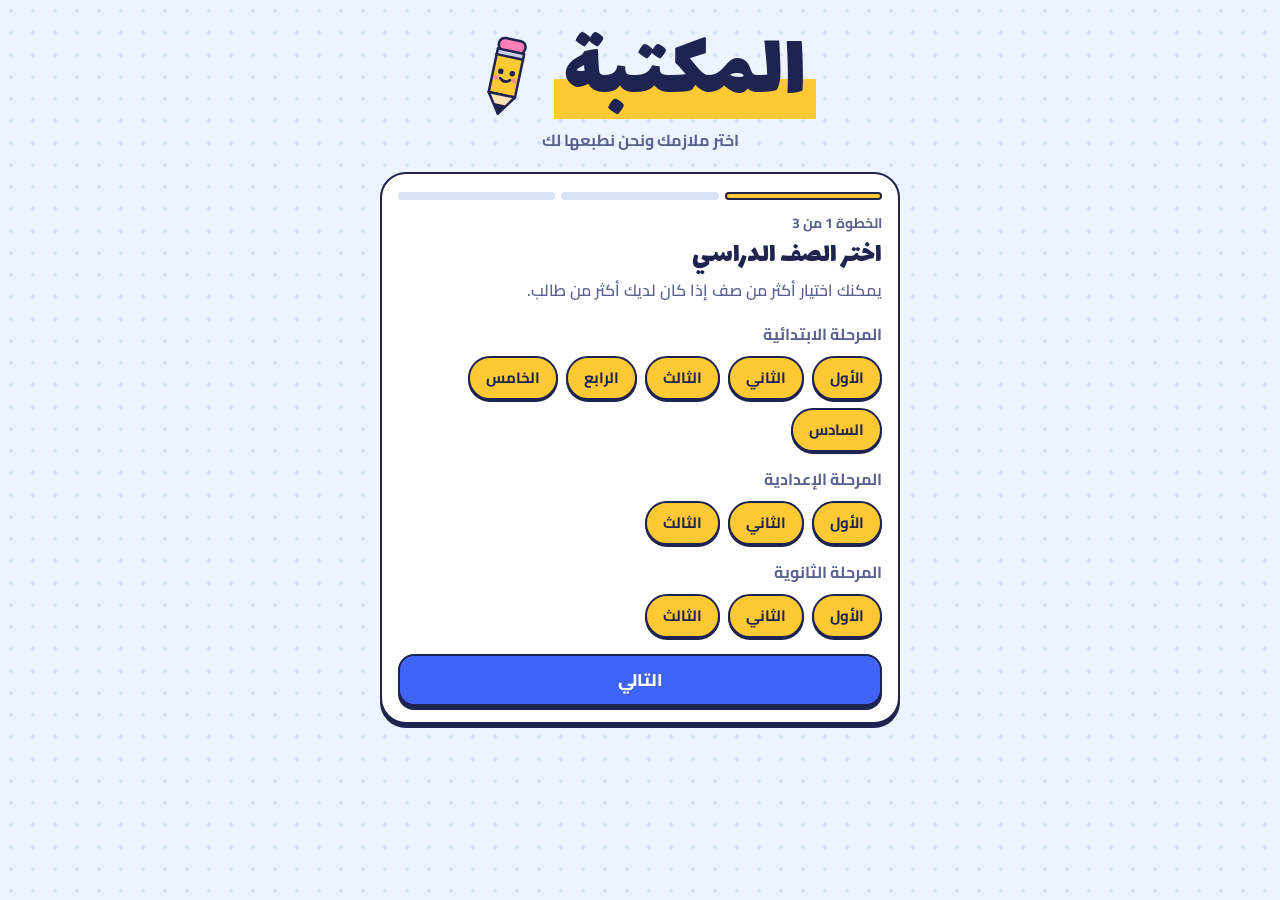
<file: index.html>
<!doctype html>
<html lang="ar" dir="rtl" data-theme="light">
<head>
  <meta charset="utf-8">
  <meta name="viewport" content="width=device-width, initial-scale=1, viewport-fit=cover">
  <title>المكتبة</title>
  <meta name="description" content="اختر الملازم التي تحتاجها، وجرّب اختبارات تفاعلية مجانية، وأرسل طلبك إلى المكتبة عبر واتساب.">
  <meta name="theme-color" content="#FFFFFF">
  <meta name="color-scheme" content="light dark">

  <!-- يحدد الثيم قبل رسم الصفحة حتى لا يحدث وميض -->
  <script>
    (function () {
      try {
        var pref = JSON.parse(localStorage.getItem('almaktaba.theme.v1') || '"auto"');
        var dark = pref === 'dark' || (pref === 'auto' && matchMedia('(prefers-color-scheme: dark)').matches);
        document.documentElement.setAttribute('data-theme', dark ? 'dark' : 'light');
      } catch (e) {}
    })();
  </script>

  <link rel="manifest" href="manifest.json">
  <link rel="icon" href="icons/icon.svg" type="image/svg+xml">
  <link rel="apple-touch-icon" href="icons/apple-touch-icon.png">
  <meta name="apple-mobile-web-app-capable" content="yes">
  <meta name="mobile-web-app-capable" content="yes">
  <meta name="apple-mobile-web-app-title" content="المكتبة">
  <meta name="apple-mobile-web-app-status-bar-style" content="default">

  <link rel="preconnect" href="https://fonts.googleapis.com">
  <link rel="preconnect" href="https://fonts.gstatic.com" crossorigin>
  <link href="https://fonts.googleapis.com/css2?family=Cairo:wght@400;600;700;800&family=Lalezar&display=swap" rel="stylesheet">

  <link rel="stylesheet" href="css/style.css?v=2">
</head>
<body>
  <div id="app" class="app" hidden>
    <header class="top">
      <div class="top-inner">
        <a class="brand" href="#notebooks" aria-label="المكتبة - الصفحة الرئيسية"><span class="logo">المكتبة</span></a>

        <nav class="tabs" aria-label="التنقل الرئيسي">
          <a href="#notebooks" data-tab="notebooks">
            <svg viewBox="0 0 24 24" aria-hidden="true"><path d="M6 3h11a2 2 0 0 1 2 2v14a2 2 0 0 1-2 2H6zM6 3v18M10 8h5M10 12h5"/></svg>
            <span>الملازم</span>
          </a>
          <a href="#quizzes" data-tab="quizzes">
            <svg viewBox="0 0 24 24" aria-hidden="true"><path d="M9 3h6v3H9zM7 5H6a2 2 0 0 0-2 2v12a2 2 0 0 0 2 2h12a2 2 0 0 0 2-2V7a2 2 0 0 0-2-2h-1M8.5 13l2.2 2.2L15.5 10.5"/></svg>
            <span>الاختبارات</span>
          </a>
          <a href="#me" data-tab="me">
            <svg viewBox="0 0 24 24" aria-hidden="true"><circle cx="12" cy="8" r="4"/><path d="M4 21c0-4 3.6-6 8-6s8 2 8 6"/></svg>
            <span>حسابي</span>
          </a>
        </nav>

        <div class="top-actions">
          <button type="button" class="icon-btn" id="theme-btn" aria-label="تبديل المظهر"></button>
          <a class="who" id="who" href="#me"></a>
        </div>
      </div>
    </header>

    <div class="shell">
      <main id="view" tabindex="-1"></main>
    </div>

    <div id="cartbar" class="cartbar" hidden></div>
  </div>

  <div id="overlay"></div>
  <div id="toast" class="toast" role="status" aria-live="polite"></div>

  <noscript><p class="noscript">يحتاج الموقع إلى تفعيل JavaScript حتى يعمل.</p></noscript>

  <!-- أدوات الاختبار المشتركة: تُعرِّف window.QuizTools دون تشغيل تلقائي داخل التطبيق -->
  <script src="quizzes/quiz-tools.js?v=2" defer></script>
  <script src="js/app.js?v=2" defer></script>
</body>
</html>
</file>
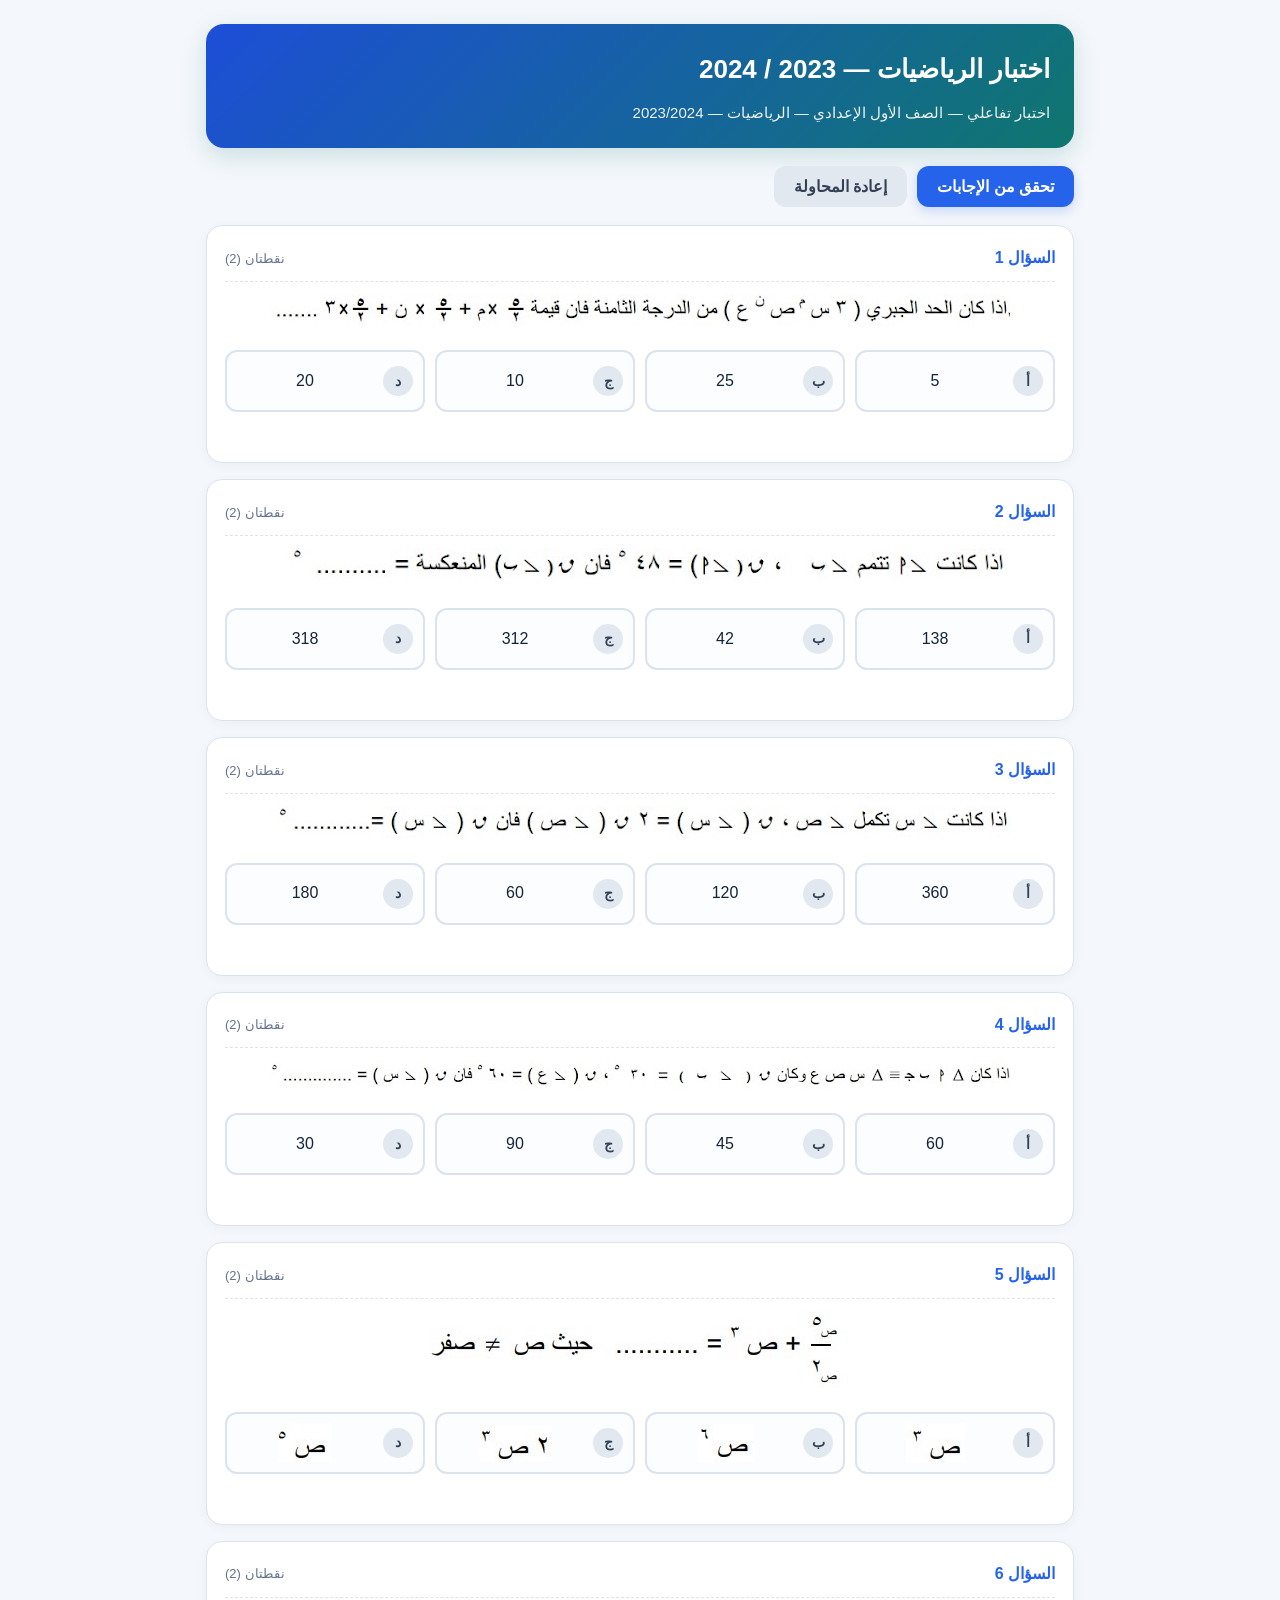
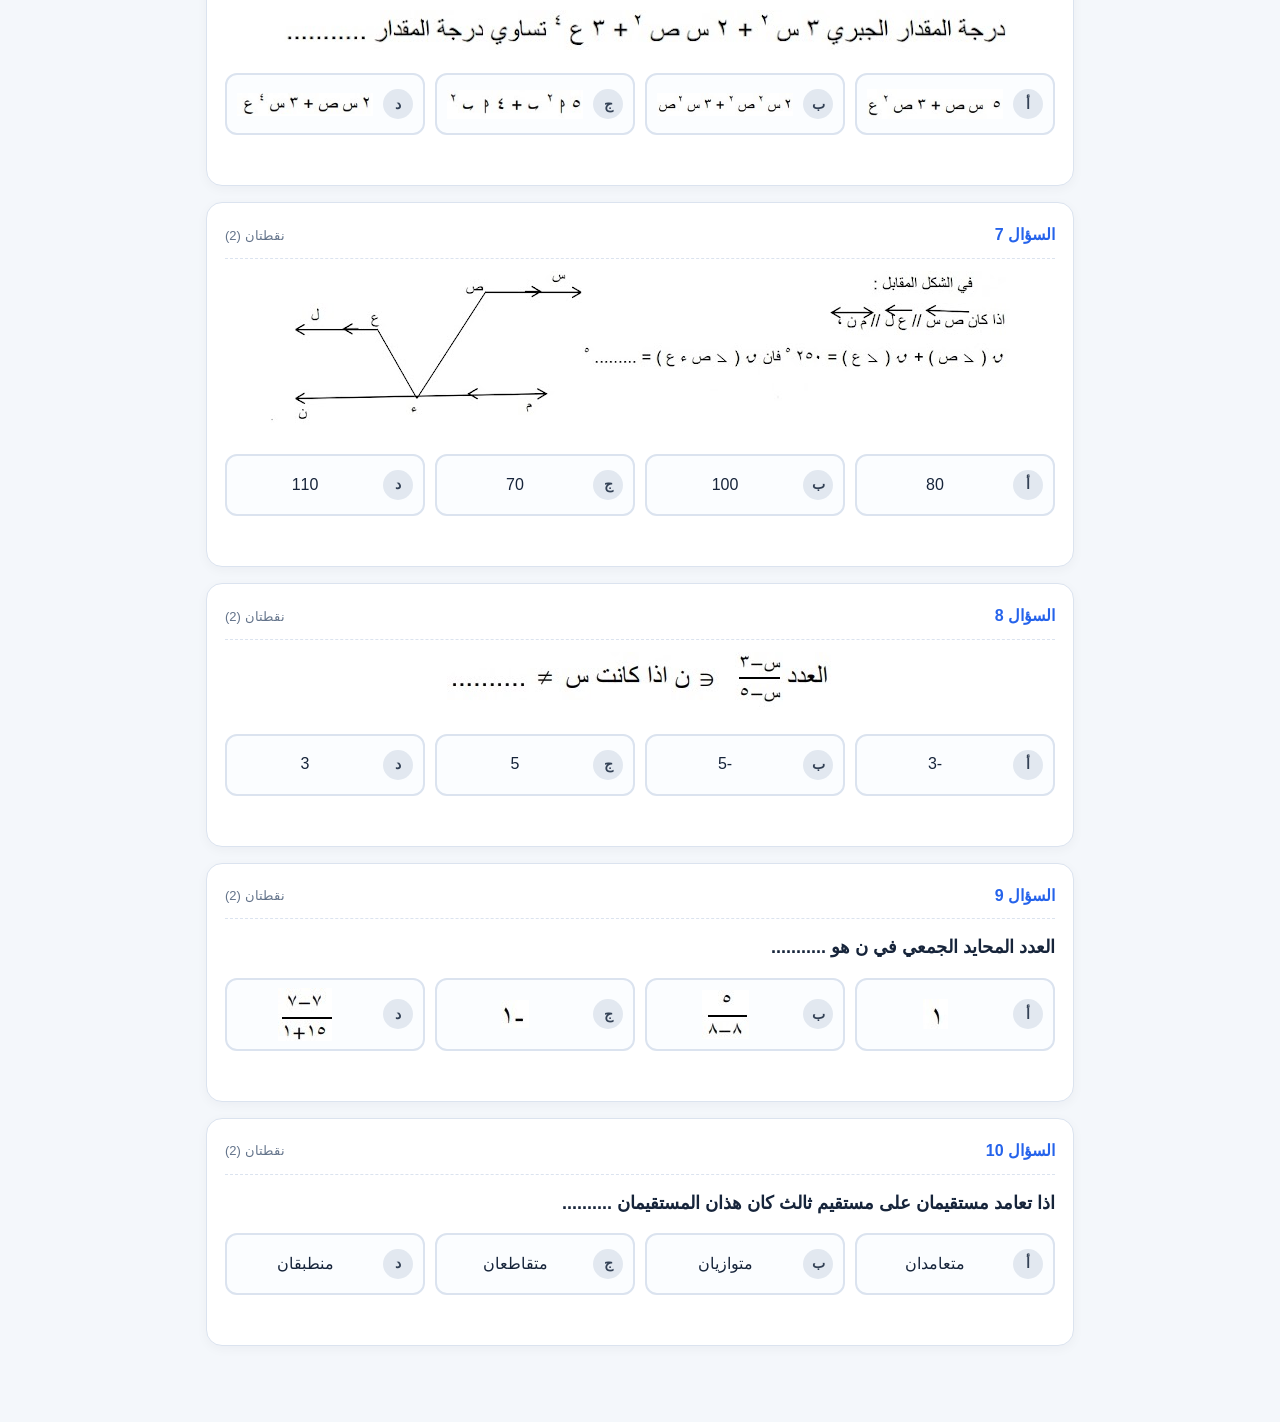
<file: quiz_2023_2024.html>
<!DOCTYPE html>
<html lang="ar" dir="rtl">
<head>
<meta charset="utf-8">
<meta name="viewport" content="width=device-width, initial-scale=1">
<title>اختبار الرياضيات — 2023 / 2024</title>
<style>
  :root{ --ink:#16243a; --muted:#64748b; --line:#dbe3ef; --brand:#2563eb; --ok:#15803d; --bad:#b91c1c; --warn:#b45309; }
  *{ box-sizing:border-box; }
  body{ margin:0; background:#f4f7fb; color:var(--ink); font-family:"Segoe UI","Tahoma","Arial",sans-serif; line-height:1.8; }
  .wrap{ max-width:900px; margin:auto; padding:24px 16px 60px; }
  header{ background:linear-gradient(135deg,#1d4ed8,#0f766e); color:#fff; border-radius:18px; padding:22px 24px; box-shadow:0 8px 24px rgba(15,118,110,.18); }
  header h1{ margin:0 0 6px; font-size:26px; }
  header p{ margin:0; opacity:.92; font-size:15px; }
  .bar{ display:flex; gap:10px; flex-wrap:wrap; align-items:center; margin:18px 0; }
  button.act{ border:0; border-radius:12px; padding:11px 20px; font-size:16px; font-weight:700; cursor:pointer; color:#fff; background:var(--brand); box-shadow:0 4px 12px rgba(37,99,235,.22); }
  button.act.ghost{ background:#e2e8f0; color:#334155; box-shadow:none; }
  button.act:hover{ filter:brightness(.96); }
  #result{ margin:0 0 18px; padding:0; }
  #result:not(:empty){ background:#fff; border:1px solid var(--line); border-radius:14px; padding:14px 18px; box-shadow:0 3px 10px rgba(15,23,42,.04); }
  #result strong{ font-size:19px; color:var(--brand); }
  .note{ color:var(--muted); margin:8px 0 0; font-size:14px; }
  .mylist{ display:grid; grid-template-columns:repeat(auto-fill,minmax(150px,1fr)); gap:6px; margin-top:10px; font-size:14px; }
  .qcard{ background:#fff; border:1px solid var(--line); border-radius:16px; padding:18px; margin-bottom:16px; box-shadow:0 3px 12px rgba(15,23,42,.04); }
  .qhead{ display:flex; justify-content:space-between; align-items:center; border-bottom:1px dashed var(--line); padding-bottom:8px; margin-bottom:12px; }
  .qnum{ font-weight:800; color:var(--brand); }
  .qpoints{ color:var(--muted); font-size:13px; }
  .qbody{ text-align:center; margin:6px 0 14px; }
  .qimg{ max-width:100%; height:auto; border-radius:10px; }
  .qtext{ white-space:pre-wrap; text-align:right; font-size:18px; font-weight:600; }
  .opts{ display:grid; grid-template-columns:repeat(auto-fit,minmax(180px,1fr)); gap:10px; }
  .opt{ display:flex; align-items:center; gap:10px; min-height:62px; padding:8px 10px; border:2px solid var(--line); border-radius:12px; background:#fbfdff; cursor:pointer; text-align:right; transition:.15s; font:inherit; color:inherit; }
  .opt:hover{ border-color:#93c5fd; background:#f1f7ff; }
  .opt.sel{ border-color:var(--brand); background:#eaf1ff; }
  .opt.right{ border-color:var(--ok); background:#ecfdf3; }
  .opt.wrong{ border-color:var(--bad); background:#fef2f2; }
  .badge{ flex:0 0 30px; height:30px; border-radius:50%; background:#e2e8f0; color:#334155; display:grid; place-items:center; font-weight:800; font-size:14px; }
  .opt.sel .badge{ background:var(--brand); color:#fff; }
  .opt.right .badge{ background:var(--ok); color:#fff; }
  .opt.wrong .badge{ background:var(--bad); color:#fff; }
  .ocontent{ display:flex; align-items:center; justify-content:center; flex:1; min-width:0; }
  .oimg{ max-width:100%; max-height:64px; height:auto; }
  .otext{ font-size:16px; }
  .feedback{ min-height:22px; margin-top:10px; font-size:14px; font-weight:700; }
  .feedback.ok{ color:var(--ok); }
  .feedback.bad{ color:var(--bad); }
  .feedback.warn{ color:var(--warn); }
  @media (max-width:600px){ header h1{font-size:21px} .opts{grid-template-columns:1fr} }
</style>
</head>
<body>
<div class="wrap">
  <header>
    <h1>اختبار الرياضيات — 2023 / 2024</h1>
    <p>اختبار تفاعلي — الصف الأول الإعدادي — الرياضيات — 2023/2024</p>
  </header>
  <div class="bar">
    <button type="button" class="act" onclick="check()">تحقق من الإجابات</button>
    <button type="button" class="act ghost" onclick="reset()">إعادة المحاولة</button>
  </div>
  <div id="result"></div>
  <main id="questions"></main>
</div>
<script>
var data = {"year":"2023/2024","withAnswers":true,"questions":[{"q":1,"qhtml":"<img class=\"qimg\" src=\"[data-uri]\" alt=\"صورة السؤال 1\">","options":[{"label":"أ","html":"<span class=\"otext\">5</span>"},{"label":"ب","html":"<span class=\"otext\">25</span>"},{"label":"ج","html":"<span class=\"otext\">10</span>"},{"label":"د","html":"<span class=\"otext\">20</span>"}],"answerIndex":1},{"q":2,"qhtml":"<img class=\"qimg\" src=\"[data-uri]\" alt=\"صورة السؤال 2\">","options":[{"label":"أ","html":"<span class=\"otext\">138</span>"},{"label":"ب","html":"<span class=\"otext\">42</span>"},{"label":"ج","html":"<span class=\"otext\">312</span>"},{"label":"د","html":"<span class=\"otext\">318</span>"}],"answerIndex":3},{"q":3,"qhtml":"<img class=\"qimg\" src=\"[data-uri]\" alt=\"صورة السؤال 3\">","options":[{"label":"أ","html":"<span class=\"otext\">360</span>"},{"label":"ب","html":"<span class=\"otext\">120</span>"},{"label":"ج","html":"<span class=\"otext\">60</span>"},{"label":"د","html":"<span class=\"otext\">180</span>"}],"answerIndex":1},{"q":4,"qhtml":"<img class=\"qimg\" src=\"[data-uri]\" alt=\"صورة السؤال 4\">","options":[{"label":"أ","html":"<span class=\"otext\">60</span>"},{"label":"ب","html":"<span class=\"otext\">45</span>"},{"label":"ج","html":"<span class=\"otext\">90</span>"},{"label":"د","html":"<span class=\"otext\">30</span>"}],"answerIndex":2},{"q":5,"qhtml":"<img class=\"qimg\" src=\"[data-uri]\" alt=\"صورة السؤال 5\">","options":[{"label":"أ","html":"<img class=\"oimg\" src=\"[data-uri]\" alt=\"الخيار أ\">"},{"label":"ب","html":"<img class=\"oimg\" src=\"[data-uri]\" alt=\"الخيار ب\">"},{"label":"ج","html":"<img class=\"oimg\" src=\"[data-uri]\" alt=\"الخيار ج\">"},{"label":"د","html":"<img class=\"oimg\" src=\"[data-uri]\" alt=\"الخيار د\">"}],"answerIndex":2},{"q":6,"qhtml":"<img class=\"qimg\" src=\"[data-uri]\" alt=\"صورة السؤال 6\">","options":[{"label":"أ","html":"<img class=\"oimg\" src=\"[data-uri]\" alt=\"الخيار أ\">"},{"label":"ب","html":"<img class=\"oimg\" src=\"[data-uri]\" alt=\"الخيار ب\">"},{"label":"ج","html":"<img class=\"oimg\" src=\"[data-uri]\" alt=\"الخيار ج\">"},{"label":"د","html":"<img class=\"oimg\" src=\"[data-uri]\" alt=\"الخيار د\">"}],"answerIndex":1},{"q":7,"qhtml":"<img class=\"qimg\" src=\"[data-uri]\" alt=\"صورة السؤال 7\">","options":[{"label":"أ","html":"<span class=\"otext\">80</span>"},{"label":"ب","html":"<span class=\"otext\">100</span>"},{"label":"ج","html":"<span class=\"otext\">70</span>"},{"label":"د","html":"<span class=\"otext\">110</span>"}],"answerIndex":2},{"q":8,"qhtml":"<img class=\"qimg\" src=\"[data-uri]\" alt=\"صورة السؤال 8\">","options":[{"label":"أ","html":"<span class=\"otext\">-3</span>"},{"label":"ب","html":"<span class=\"otext\">-5</span>"},{"label":"ج","html":"<span class=\"otext\">5</span>"},{"label":"د","html":"<span class=\"otext\">3</span>"}],"answerIndex":2},{"q":9,"qhtml":"<div class=\"qtext\">العدد المحايد الجمعي في ن هو ...........</div>","options":[{"label":"أ","html":"<img class=\"oimg\" src=\"[data-uri]\" alt=\"الخيار أ\">"},{"label":"ب","html":"<img class=\"oimg\" src=\"[data-uri]\" alt=\"الخيار ب\">"},{"label":"ج","html":"<img class=\"oimg\" src=\"[data-uri]\" alt=\"الخيار ج\">"},{"label":"د","html":"<img class=\"oimg\" src=\"[data-uri]\" alt=\"الخيار د\">"}],"answerIndex":3},{"q":10,"qhtml":"<div class=\"qtext\">اذا تعامد مستقيمان على مستقيم ثالث كان هذان المستقيمان ..........</div>","options":[{"label":"أ","html":"<span class=\"otext\">متعامدان</span>"},{"label":"ب","html":"<span class=\"otext\">متوازيان</span>"},{"label":"ج","html":"<span class=\"otext\">متقاطعان</span>"},{"label":"د","html":"<span class=\"otext\">منطبقان</span>"}],"answerIndex":1}]};
var withAnswers = true;
var selected = {};

function el(id){ return document.getElementById(id); }

function render(){
  var host = el('questions');
  var out = '';
  for(var i=0;i<data.questions.length;i++){
    var q = data.questions[i];
    out += '<section class="qcard" id="q'+i+'">';
    out += '<div class="qhead"><span class="qnum">السؤال '+q.q+'</span><span class="qpoints">نقطتان (2)</span></div>';
    out += '<div class="qbody">'+q.qhtml+'</div>';
    out += '<div class="opts">';
    for(var j=0;j<q.options.length;j++){
      var o = q.options[j];
      out += '<button type="button" class="opt" id="o'+i+'_'+j+'" onclick="choose('+i+','+j+')">';
      out += '<span class="badge">'+o.label+'</span>';
      out += '<span class="ocontent">'+o.html+'</span>';
      out += '</button>';
    }
    out += '</div><div class="feedback" id="fb'+i+'"></div></section>';
  }
  host.innerHTML = out;
}

function choose(i,j){
  selected[i] = j;
  var n = data.questions[i].options.length;
  for(var k=0;k<n;k++){ el('o'+i+'_'+k).classList.toggle('sel', k===j); }
}

function check(){
  if(!withAnswers){ showChoices(); return; }
  var score = 0, answered = 0;
  for(var i=0;i<data.questions.length;i++){
    var q = data.questions[i];
    var fb = el('fb'+i);
    var chosen = selected[i];
    for(var k=0;k<q.options.length;k++){ el('o'+i+'_'+k).classList.remove('right','wrong'); }
    if(chosen === undefined){
      fb.className = 'feedback warn';
      fb.textContent = 'لم تختر إجابة.';
      continue;
    }
    answered++;
    var right = q.answerIndex;
    el('o'+i+'_'+chosen).classList.add(chosen === right ? 'right' : 'wrong');
    if(chosen === right){
      score++;
      fb.className = 'feedback ok';
      fb.textContent = '✔ إجابة صحيحة';
    } else {
      if(right !== null && right >= 0) el('o'+i+'_'+right).classList.add('right');
      fb.className = 'feedback bad';
      fb.textContent = '✘ الإجابة الصحيحة: ' + (right !== null && right >= 0 ? q.options[right].label : 'غير متوفرة');
    }
  }
  el('result').innerHTML = '<strong>النتيجة: '+score+' من '+data.questions.length+'</strong><span class="note"> — عدد الإجابات: '+answered+'</span>';
}

function showChoices(){
  var out = '<strong>تم تسجيل اختياراتك.</strong><div class="mylist">';
  for(var i=0;i<data.questions.length;i++){
    var c = selected[i];
    out += '<div>س '+data.questions[i].q+': '+(c===undefined ? 'لم تختر' : data.questions[i].options[c].label)+'</div>';
  }
  out += '</div><p class="note">لم يتوفر مفتاح الإجابة لهذا النموذج، لذلك لا توجد درجة أو تصحيح آلي.</p>';
  el('result').innerHTML = out;
}

function reset(){
  selected = {};
  for(var i=0;i<data.questions.length;i++){
    for(var j=0;j<data.questions[i].options.length;j++){ el('o'+i+'_'+j).className = 'opt'; }
    el('fb'+i).className = 'feedback';
    el('fb'+i).textContent = '';
  }
  el('result').innerHTML = '';
}

render();
</script>
</body>
</html>
</file>
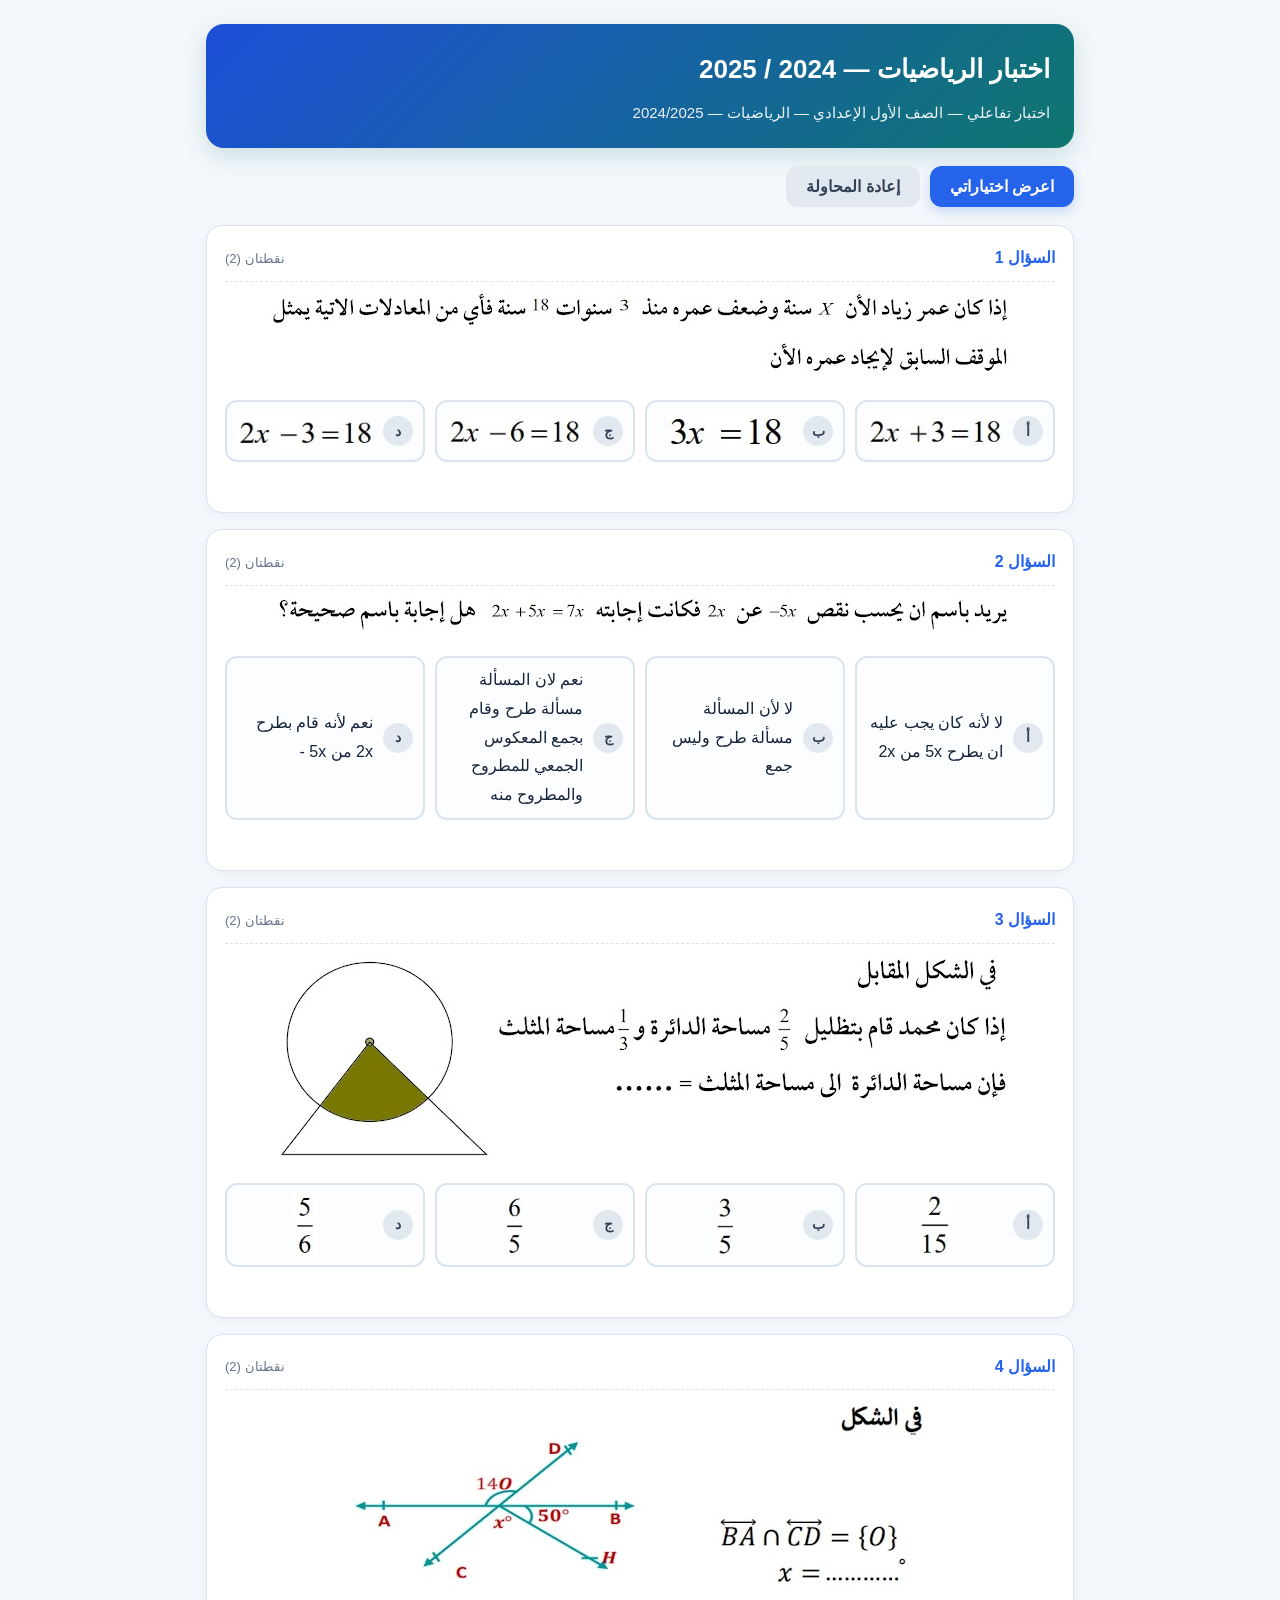
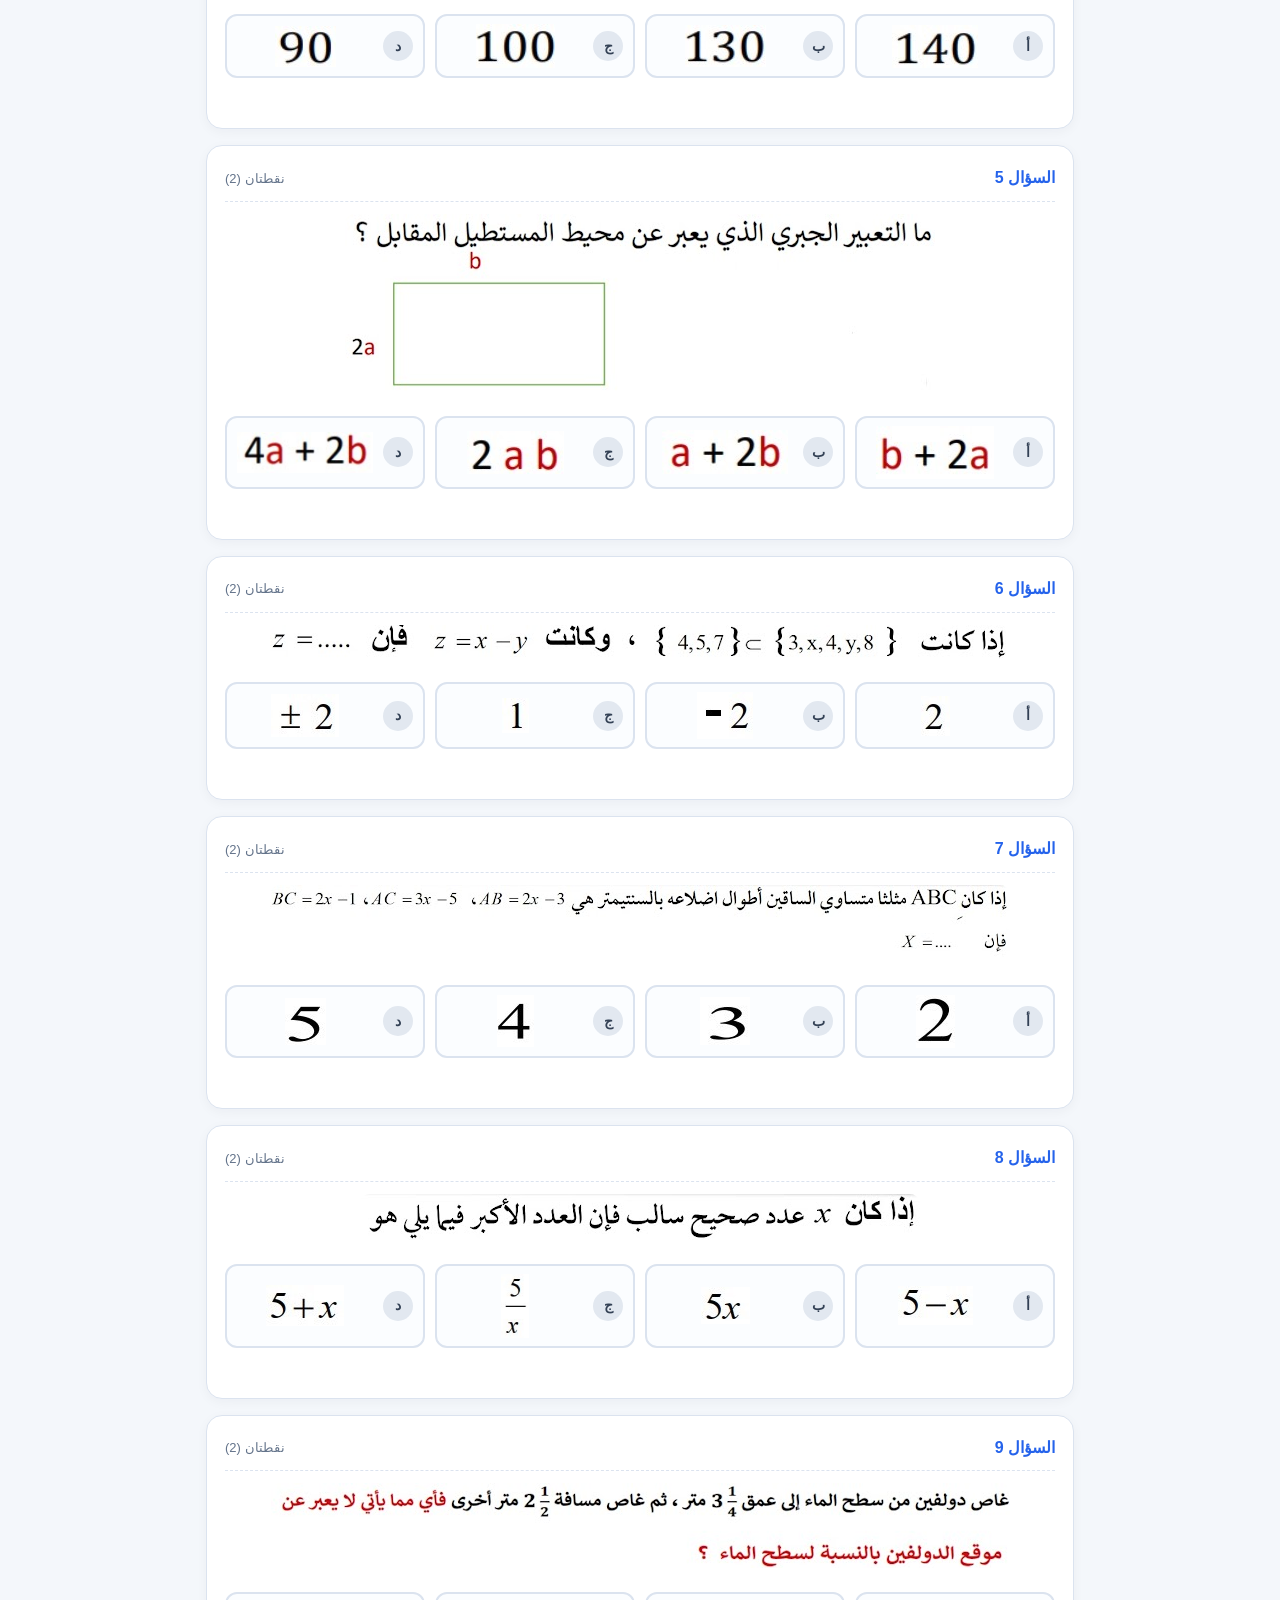
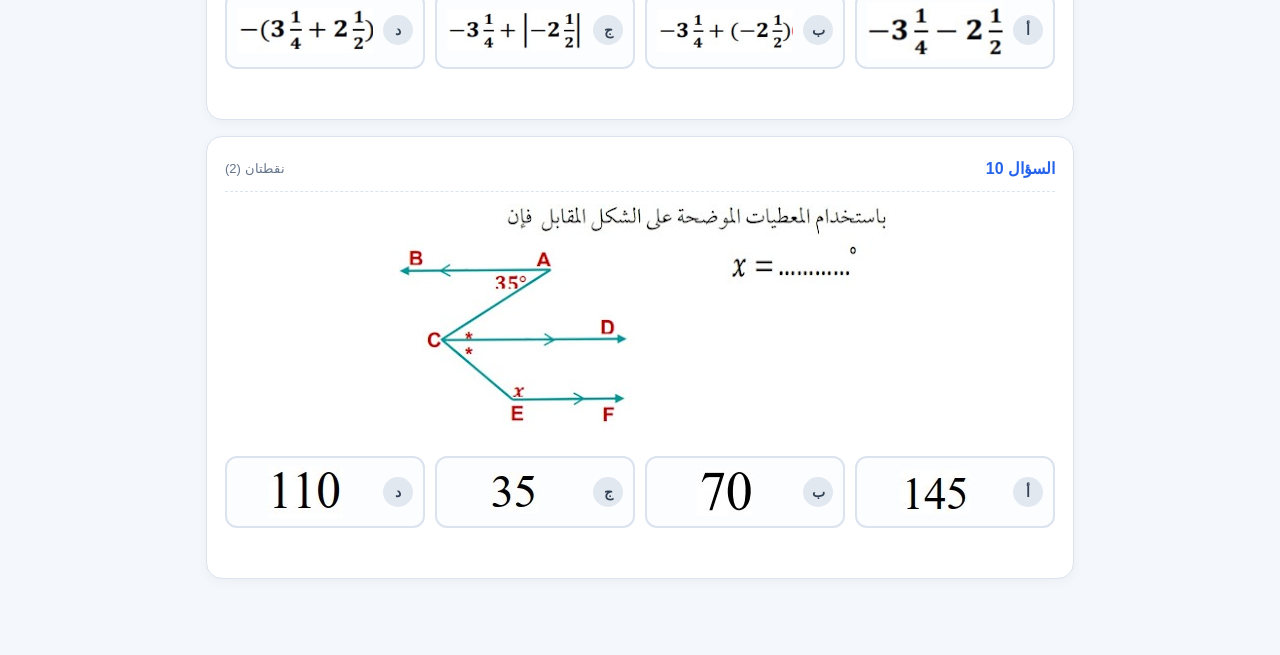
<file: quiz_2024_2025.html>
<!DOCTYPE html>
<html lang="ar" dir="rtl">
<head>
<meta charset="utf-8">
<meta name="viewport" content="width=device-width, initial-scale=1">
<title>اختبار الرياضيات — 2024 / 2025</title>
<style>
  :root{ --ink:#16243a; --muted:#64748b; --line:#dbe3ef; --brand:#2563eb; --ok:#15803d; --bad:#b91c1c; --warn:#b45309; }
  *{ box-sizing:border-box; }
  body{ margin:0; background:#f4f7fb; color:var(--ink); font-family:"Segoe UI","Tahoma","Arial",sans-serif; line-height:1.8; }
  .wrap{ max-width:900px; margin:auto; padding:24px 16px 60px; }
  header{ background:linear-gradient(135deg,#1d4ed8,#0f766e); color:#fff; border-radius:18px; padding:22px 24px; box-shadow:0 8px 24px rgba(15,118,110,.18); }
  header h1{ margin:0 0 6px; font-size:26px; }
  header p{ margin:0; opacity:.92; font-size:15px; }
  .bar{ display:flex; gap:10px; flex-wrap:wrap; align-items:center; margin:18px 0; }
  button.act{ border:0; border-radius:12px; padding:11px 20px; font-size:16px; font-weight:700; cursor:pointer; color:#fff; background:var(--brand); box-shadow:0 4px 12px rgba(37,99,235,.22); }
  button.act.ghost{ background:#e2e8f0; color:#334155; box-shadow:none; }
  button.act:hover{ filter:brightness(.96); }
  #result{ margin:0 0 18px; padding:0; }
  #result:not(:empty){ background:#fff; border:1px solid var(--line); border-radius:14px; padding:14px 18px; box-shadow:0 3px 10px rgba(15,23,42,.04); }
  #result strong{ font-size:19px; color:var(--brand); }
  .note{ color:var(--muted); margin:8px 0 0; font-size:14px; }
  .mylist{ display:grid; grid-template-columns:repeat(auto-fill,minmax(150px,1fr)); gap:6px; margin-top:10px; font-size:14px; }
  .qcard{ background:#fff; border:1px solid var(--line); border-radius:16px; padding:18px; margin-bottom:16px; box-shadow:0 3px 12px rgba(15,23,42,.04); }
  .qhead{ display:flex; justify-content:space-between; align-items:center; border-bottom:1px dashed var(--line); padding-bottom:8px; margin-bottom:12px; }
  .qnum{ font-weight:800; color:var(--brand); }
  .qpoints{ color:var(--muted); font-size:13px; }
  .qbody{ text-align:center; margin:6px 0 14px; }
  .qimg{ max-width:100%; height:auto; border-radius:10px; }
  .qtext{ white-space:pre-wrap; text-align:right; font-size:18px; font-weight:600; }
  .opts{ display:grid; grid-template-columns:repeat(auto-fit,minmax(180px,1fr)); gap:10px; }
  .opt{ display:flex; align-items:center; gap:10px; min-height:62px; padding:8px 10px; border:2px solid var(--line); border-radius:12px; background:#fbfdff; cursor:pointer; text-align:right; transition:.15s; font:inherit; color:inherit; }
  .opt:hover{ border-color:#93c5fd; background:#f1f7ff; }
  .opt.sel{ border-color:var(--brand); background:#eaf1ff; }
  .opt.right{ border-color:var(--ok); background:#ecfdf3; }
  .opt.wrong{ border-color:var(--bad); background:#fef2f2; }
  .badge{ flex:0 0 30px; height:30px; border-radius:50%; background:#e2e8f0; color:#334155; display:grid; place-items:center; font-weight:800; font-size:14px; }
  .opt.sel .badge{ background:var(--brand); color:#fff; }
  .opt.right .badge{ background:var(--ok); color:#fff; }
  .opt.wrong .badge{ background:var(--bad); color:#fff; }
  .ocontent{ display:flex; align-items:center; justify-content:center; flex:1; min-width:0; }
  .oimg{ max-width:100%; max-height:64px; height:auto; }
  .otext{ font-size:16px; }
  .feedback{ min-height:22px; margin-top:10px; font-size:14px; font-weight:700; }
  .feedback.ok{ color:var(--ok); }
  .feedback.bad{ color:var(--bad); }
  .feedback.warn{ color:var(--warn); }
  @media (max-width:600px){ header h1{font-size:21px} .opts{grid-template-columns:1fr} }
</style>
</head>
<body>
<div class="wrap">
  <header>
    <h1>اختبار الرياضيات — 2024 / 2025</h1>
    <p>اختبار تفاعلي — الصف الأول الإعدادي — الرياضيات — 2024/2025</p>
  </header>
  <div class="bar">
    <button type="button" class="act" onclick="check()">اعرض اختياراتي</button>
    <button type="button" class="act ghost" onclick="reset()">إعادة المحاولة</button>
  </div>
  <div id="result"></div>
  <main id="questions"></main>
</div>
<script>
var data = {"year":"2024/2025","withAnswers":false,"questions":[{"q":1,"qhtml":"<img class=\"qimg\" src=\"[data-uri]\" alt=\"صورة السؤال 1\">","options":[{"label":"أ","html":"<img class=\"oimg\" src=\"[data-uri]\" alt=\"الخيار أ\">"},{"label":"ب","html":"<img class=\"oimg\" src=\"[data-uri]\" alt=\"الخيار ب\">"},{"label":"ج","html":"<img class=\"oimg\" src=\"[data-uri]\" alt=\"الخيار ج\">"},{"label":"د","html":"<img class=\"oimg\" src=\"[data-uri]\" alt=\"الخيار د\">"}],"answerIndex":null},{"q":2,"qhtml":"<img class=\"qimg\" src=\"[data-uri]\" alt=\"صورة السؤال 2\">","options":[{"label":"أ","html":"<span class=\"otext\">لا لأنه كان يجب عليه ان يطرح 5x  من 2x</span>"},{"label":"ب","html":"<span class=\"otext\">لا  لأن المسألة مسألة طرح وليس جمع</span>"},{"label":"ج","html":"<span class=\"otext\">نعم لان المسألة مسألة طرح وقام بجمع المعكوس الجمعي للمطروح والمطروح منه</span>"},{"label":"د","html":"<span class=\"otext\">نعم لأنه قام بطرح 2x من 5x -</span>"}],"answerIndex":null},{"q":3,"qhtml":"<img class=\"qimg\" src=\"[data-uri]\" alt=\"صورة السؤال 3\">","options":[{"label":"أ","html":"<img class=\"oimg\" src=\"[data-uri]\" alt=\"الخيار أ\">"},{"label":"ب","html":"<img class=\"oimg\" src=\"[data-uri]\" alt=\"الخيار ب\">"},{"label":"ج","html":"<img class=\"oimg\" src=\"[data-uri]\" alt=\"الخيار ج\">"},{"label":"د","html":"<img class=\"oimg\" src=\"[data-uri]\" alt=\"الخيار د\">"}],"answerIndex":null},{"q":4,"qhtml":"<img class=\"qimg\" src=\"[data-uri]\" alt=\"صورة السؤال 4\">","options":[{"label":"أ","html":"<img class=\"oimg\" src=\"[data-uri]\" alt=\"الخيار أ\">"},{"label":"ب","html":"<img class=\"oimg\" src=\"[data-uri]\" alt=\"الخيار ب\">"},{"label":"ج","html":"<img class=\"oimg\" src=\"[data-uri]\" alt=\"الخيار ج\">"},{"label":"د","html":"<img class=\"oimg\" src=\"[data-uri]\" alt=\"الخيار د\">"}],"answerIndex":null},{"q":5,"qhtml":"<img class=\"qimg\" src=\"[data-uri]\" alt=\"صورة السؤال 5\">","options":[{"label":"أ","html":"<img class=\"oimg\" src=\"[data-uri]\" alt=\"الخيار أ\">"},{"label":"ب","html":"<img class=\"oimg\" src=\"[data-uri]\" alt=\"الخيار ب\">"},{"label":"ج","html":"<img class=\"oimg\" src=\"[data-uri]\" alt=\"الخيار ج\">"},{"label":"د","html":"<img class=\"oimg\" src=\"[data-uri]\" alt=\"الخيار د\">"}],"answerIndex":null},{"q":6,"qhtml":"<img class=\"qimg\" src=\"[data-uri]\" alt=\"صورة السؤال 6\">","options":[{"label":"أ","html":"<img class=\"oimg\" src=\"[data-uri]\" alt=\"الخيار أ\">"},{"label":"ب","html":"<img class=\"oimg\" src=\"[data-uri]\" alt=\"الخيار ب\">"},{"label":"ج","html":"<img class=\"oimg\" src=\"[data-uri]\" alt=\"الخيار ج\">"},{"label":"د","html":"<img class=\"oimg\" src=\"[data-uri]\" alt=\"الخيار د\">"}],"answerIndex":null},{"q":7,"qhtml":"<img class=\"qimg\" src=\"[data-uri]\" alt=\"صورة السؤال 7\">","options":[{"label":"أ","html":"<img class=\"oimg\" src=\"[data-uri]\" alt=\"الخيار أ\">"},{"label":"ب","html":"<img class=\"oimg\" src=\"[data-uri]\" alt=\"الخيار ب\">"},{"label":"ج","html":"<img class=\"oimg\" src=\"[data-uri]\" alt=\"الخيار ج\">"},{"label":"د","html":"<img class=\"oimg\" src=\"[data-uri]\" alt=\"الخيار د\">"}],"answerIndex":null},{"q":8,"qhtml":"<img class=\"qimg\" src=\"[data-uri]\" alt=\"صورة السؤال 8\">","options":[{"label":"أ","html":"<img class=\"oimg\" src=\"[data-uri]\" alt=\"الخيار أ\">"},{"label":"ب","html":"<img class=\"oimg\" src=\"[data-uri]\" alt=\"الخيار ب\">"},{"label":"ج","html":"<img class=\"oimg\" src=\"[data-uri]\" alt=\"الخيار ج\">"},{"label":"د","html":"<img class=\"oimg\" src=\"[data-uri]\" alt=\"الخيار د\">"}],"answerIndex":null},{"q":9,"qhtml":"<img class=\"qimg\" src=\"[data-uri]\" alt=\"صورة السؤال 9\">","options":[{"label":"أ","html":"<img class=\"oimg\" src=\"[data-uri]\" alt=\"الخيار أ\">"},{"label":"ب","html":"<img class=\"oimg\" src=\"[data-uri]\" alt=\"الخيار ب\">"},{"label":"ج","html":"<img class=\"oimg\" src=\"[data-uri]\" alt=\"الخيار ج\">"},{"label":"د","html":"<img class=\"oimg\" src=\"[data-uri]\" alt=\"الخيار د\">"}],"answerIndex":null},{"q":10,"qhtml":"<img class=\"qimg\" src=\"[data-uri]\" alt=\"صورة السؤال 10\">","options":[{"label":"أ","html":"<img class=\"oimg\" src=\"[data-uri]\" alt=\"الخيار أ\">"},{"label":"ب","html":"<img class=\"oimg\" src=\"[data-uri]\" alt=\"الخيار ب\">"},{"label":"ج","html":"<img class=\"oimg\" src=\"[data-uri]\" alt=\"الخيار ج\">"},{"label":"د","html":"<img class=\"oimg\" src=\"[data-uri]\" alt=\"الخيار د\">"}],"answerIndex":null}]};
var withAnswers = false;
var selected = {};

function el(id){ return document.getElementById(id); }

function render(){
  var host = el('questions');
  var out = '';
  for(var i=0;i<data.questions.length;i++){
    var q = data.questions[i];
    out += '<section class="qcard" id="q'+i+'">';
    out += '<div class="qhead"><span class="qnum">السؤال '+q.q+'</span><span class="qpoints">نقطتان (2)</span></div>';
    out += '<div class="qbody">'+q.qhtml+'</div>';
    out += '<div class="opts">';
    for(var j=0;j<q.options.length;j++){
      var o = q.options[j];
      out += '<button type="button" class="opt" id="o'+i+'_'+j+'" onclick="choose('+i+','+j+')">';
      out += '<span class="badge">'+o.label+'</span>';
      out += '<span class="ocontent">'+o.html+'</span>';
      out += '</button>';
    }
    out += '</div><div class="feedback" id="fb'+i+'"></div></section>';
  }
  host.innerHTML = out;
}

function choose(i,j){
  selected[i] = j;
  var n = data.questions[i].options.length;
  for(var k=0;k<n;k++){ el('o'+i+'_'+k).classList.toggle('sel', k===j); }
}

function check(){
  if(!withAnswers){ showChoices(); return; }
  var score = 0, answered = 0;
  for(var i=0;i<data.questions.length;i++){
    var q = data.questions[i];
    var fb = el('fb'+i);
    var chosen = selected[i];
    for(var k=0;k<q.options.length;k++){ el('o'+i+'_'+k).classList.remove('right','wrong'); }
    if(chosen === undefined){
      fb.className = 'feedback warn';
      fb.textContent = 'لم تختر إجابة.';
      continue;
    }
    answered++;
    var right = q.answerIndex;
    el('o'+i+'_'+chosen).classList.add(chosen === right ? 'right' : 'wrong');
    if(chosen === right){
      score++;
      fb.className = 'feedback ok';
      fb.textContent = '✔ إجابة صحيحة';
    } else {
      if(right !== null && right >= 0) el('o'+i+'_'+right).classList.add('right');
      fb.className = 'feedback bad';
      fb.textContent = '✘ الإجابة الصحيحة: ' + (right !== null && right >= 0 ? q.options[right].label : 'غير متوفرة');
    }
  }
  el('result').innerHTML = '<strong>النتيجة: '+score+' من '+data.questions.length+'</strong><span class="note"> — عدد الإجابات: '+answered+'</span>';
}

function showChoices(){
  var out = '<strong>تم تسجيل اختياراتك.</strong><div class="mylist">';
  for(var i=0;i<data.questions.length;i++){
    var c = selected[i];
    out += '<div>س '+data.questions[i].q+': '+(c===undefined ? 'لم تختر' : data.questions[i].options[c].label)+'</div>';
  }
  out += '</div><p class="note">لم يتوفر مفتاح الإجابة لهذا النموذج، لذلك لا توجد درجة أو تصحيح آلي.</p>';
  el('result').innerHTML = out;
}

function reset(){
  selected = {};
  for(var i=0;i<data.questions.length;i++){
    for(var j=0;j<data.questions[i].options.length;j++){ el('o'+i+'_'+j).className = 'opt'; }
    el('fb'+i).className = 'feedback';
    el('fb'+i).textContent = '';
  }
  el('result').innerHTML = '';
}

render();
</script>
</body>
</html>
</file>
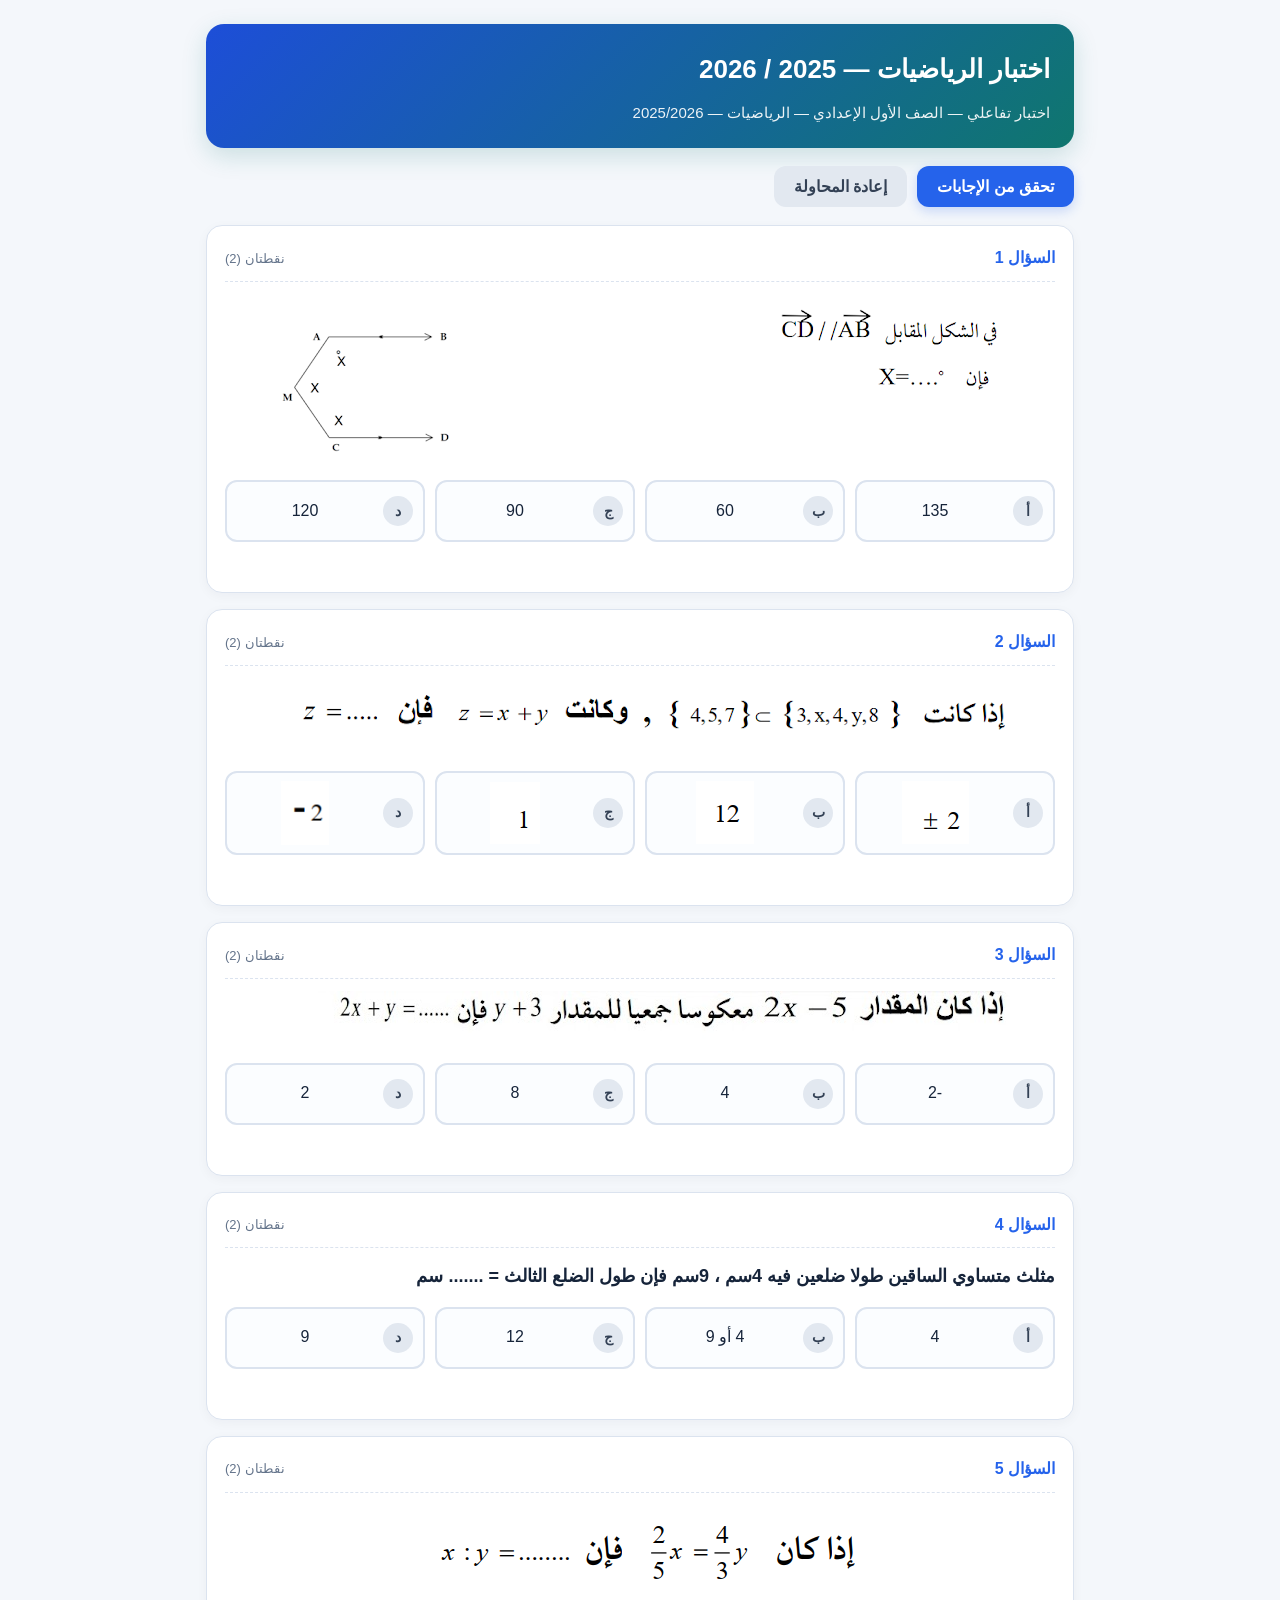
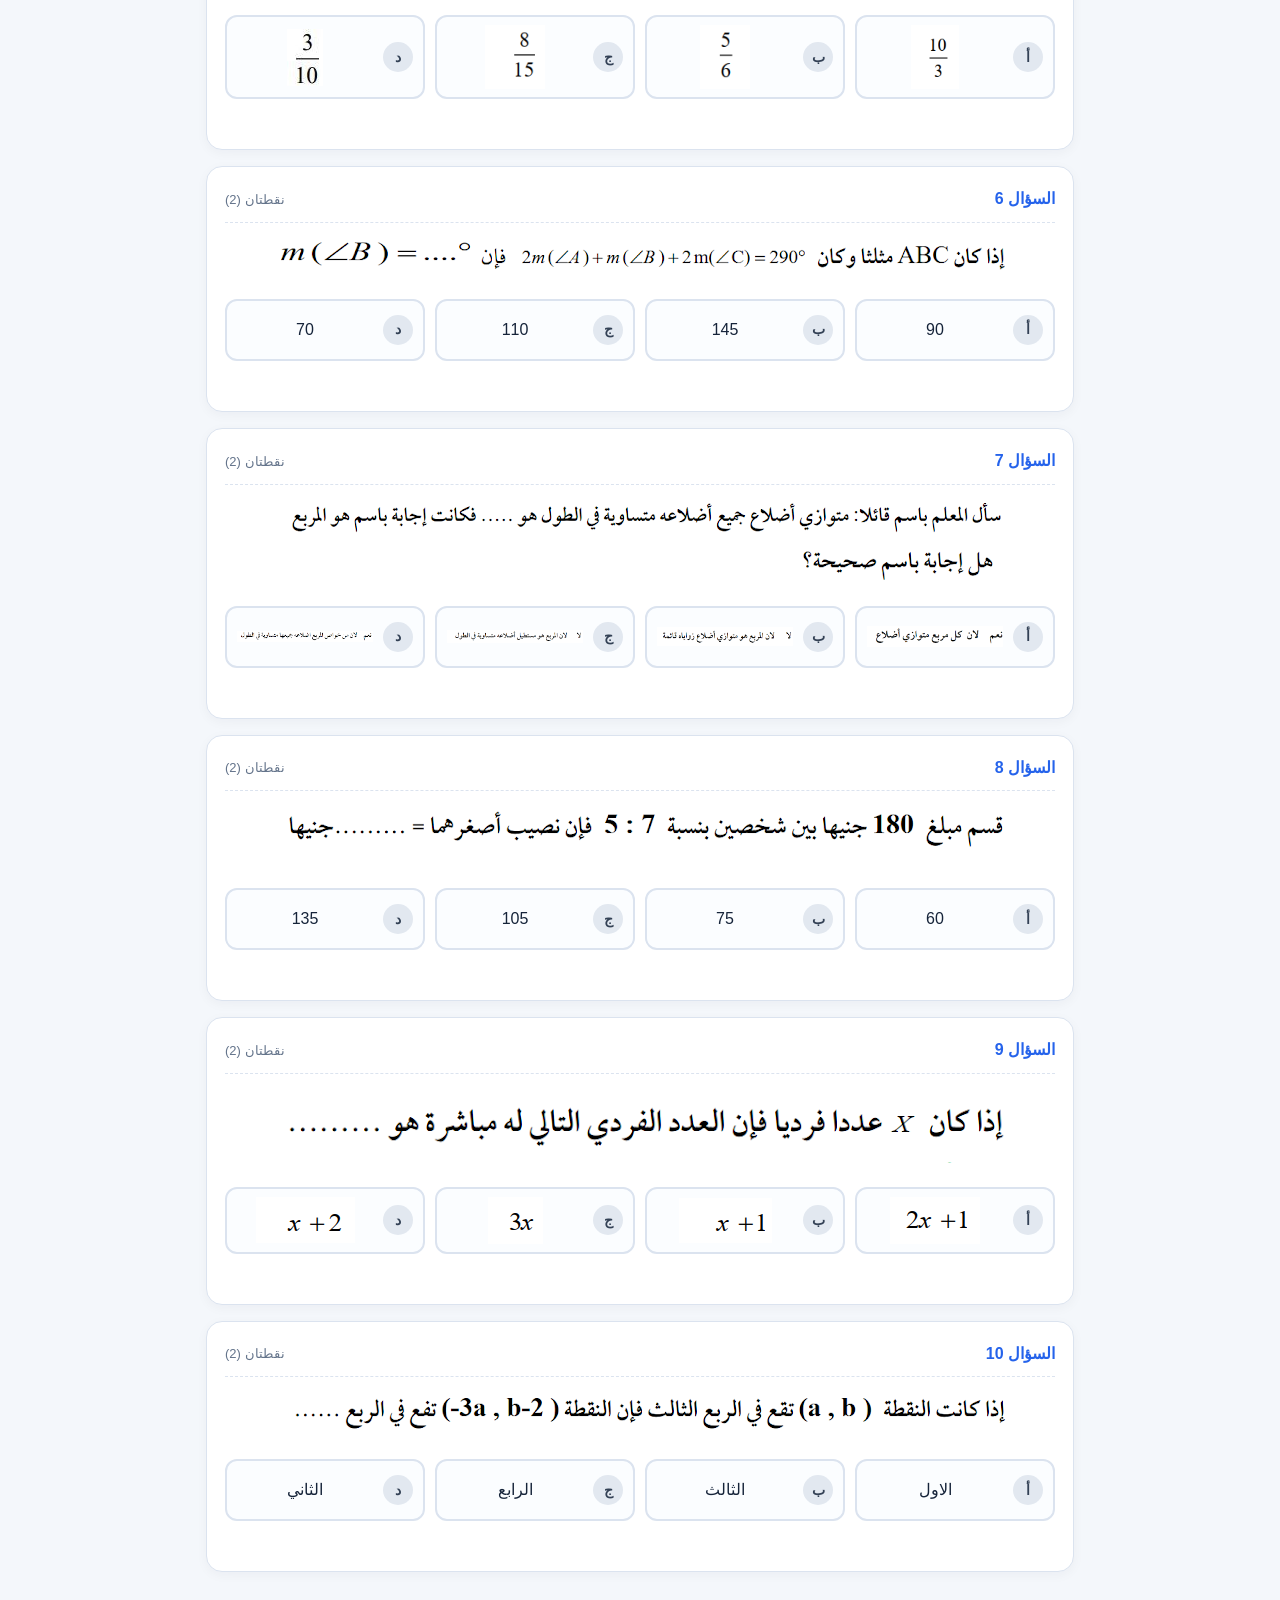
<file: quiz_2025_2026.html>
<!DOCTYPE html>
<html lang="ar" dir="rtl">
<head>
<meta charset="utf-8">
<meta name="viewport" content="width=device-width, initial-scale=1">
<title>اختبار الرياضيات — 2025 / 2026</title>
<style>
  :root{ --ink:#16243a; --muted:#64748b; --line:#dbe3ef; --brand:#2563eb; --ok:#15803d; --bad:#b91c1c; --warn:#b45309; }
  *{ box-sizing:border-box; }
  body{ margin:0; background:#f4f7fb; color:var(--ink); font-family:"Segoe UI","Tahoma","Arial",sans-serif; line-height:1.8; }
  .wrap{ max-width:900px; margin:auto; padding:24px 16px 60px; }
  header{ background:linear-gradient(135deg,#1d4ed8,#0f766e); color:#fff; border-radius:18px; padding:22px 24px; box-shadow:0 8px 24px rgba(15,118,110,.18); }
  header h1{ margin:0 0 6px; font-size:26px; }
  header p{ margin:0; opacity:.92; font-size:15px; }
  .bar{ display:flex; gap:10px; flex-wrap:wrap; align-items:center; margin:18px 0; }
  button.act{ border:0; border-radius:12px; padding:11px 20px; font-size:16px; font-weight:700; cursor:pointer; color:#fff; background:var(--brand); box-shadow:0 4px 12px rgba(37,99,235,.22); }
  button.act.ghost{ background:#e2e8f0; color:#334155; box-shadow:none; }
  button.act:hover{ filter:brightness(.96); }
  #result{ margin:0 0 18px; padding:0; }
  #result:not(:empty){ background:#fff; border:1px solid var(--line); border-radius:14px; padding:14px 18px; box-shadow:0 3px 10px rgba(15,23,42,.04); }
  #result strong{ font-size:19px; color:var(--brand); }
  .note{ color:var(--muted); margin:8px 0 0; font-size:14px; }
  .mylist{ display:grid; grid-template-columns:repeat(auto-fill,minmax(150px,1fr)); gap:6px; margin-top:10px; font-size:14px; }
  .qcard{ background:#fff; border:1px solid var(--line); border-radius:16px; padding:18px; margin-bottom:16px; box-shadow:0 3px 12px rgba(15,23,42,.04); }
  .qhead{ display:flex; justify-content:space-between; align-items:center; border-bottom:1px dashed var(--line); padding-bottom:8px; margin-bottom:12px; }
  .qnum{ font-weight:800; color:var(--brand); }
  .qpoints{ color:var(--muted); font-size:13px; }
  .qbody{ text-align:center; margin:6px 0 14px; }
  .qimg{ max-width:100%; height:auto; border-radius:10px; }
  .qtext{ white-space:pre-wrap; text-align:right; font-size:18px; font-weight:600; }
  .opts{ display:grid; grid-template-columns:repeat(auto-fit,minmax(180px,1fr)); gap:10px; }
  .opt{ display:flex; align-items:center; gap:10px; min-height:62px; padding:8px 10px; border:2px solid var(--line); border-radius:12px; background:#fbfdff; cursor:pointer; text-align:right; transition:.15s; font:inherit; color:inherit; }
  .opt:hover{ border-color:#93c5fd; background:#f1f7ff; }
  .opt.sel{ border-color:var(--brand); background:#eaf1ff; }
  .opt.right{ border-color:var(--ok); background:#ecfdf3; }
  .opt.wrong{ border-color:var(--bad); background:#fef2f2; }
  .badge{ flex:0 0 30px; height:30px; border-radius:50%; background:#e2e8f0; color:#334155; display:grid; place-items:center; font-weight:800; font-size:14px; }
  .opt.sel .badge{ background:var(--brand); color:#fff; }
  .opt.right .badge{ background:var(--ok); color:#fff; }
  .opt.wrong .badge{ background:var(--bad); color:#fff; }
  .ocontent{ display:flex; align-items:center; justify-content:center; flex:1; min-width:0; }
  .oimg{ max-width:100%; max-height:64px; height:auto; }
  .otext{ font-size:16px; }
  .feedback{ min-height:22px; margin-top:10px; font-size:14px; font-weight:700; }
  .feedback.ok{ color:var(--ok); }
  .feedback.bad{ color:var(--bad); }
  .feedback.warn{ color:var(--warn); }
  @media (max-width:600px){ header h1{font-size:21px} .opts{grid-template-columns:1fr} }
</style>
</head>
<body>
<div class="wrap">
  <header>
    <h1>اختبار الرياضيات — 2025 / 2026</h1>
    <p>اختبار تفاعلي — الصف الأول الإعدادي — الرياضيات — 2025/2026</p>
  </header>
  <div class="bar">
    <button type="button" class="act" onclick="check()">تحقق من الإجابات</button>
    <button type="button" class="act ghost" onclick="reset()">إعادة المحاولة</button>
  </div>
  <div id="result"></div>
  <main id="questions"></main>
</div>
<script>
var data = {"year":"2025/2026","withAnswers":true,"questions":[{"q":1,"qhtml":"<img class=\"qimg\" src=\"[data-uri]\" alt=\"صورة السؤال 1\">","options":[{"label":"أ","html":"<span class=\"otext\">135</span>"},{"label":"ب","html":"<span class=\"otext\">60</span>"},{"label":"ج","html":"<span class=\"otext\">90</span>"},{"label":"د","html":"<span class=\"otext\">120</span>"}],"answerIndex":3},{"q":2,"qhtml":"<img class=\"qimg\" src=\"[data-uri]\" alt=\"صورة السؤال 2\">","options":[{"label":"أ","html":"<img class=\"oimg\" src=\"[data-uri]\" alt=\"الخيار أ\">"},{"label":"ب","html":"<img class=\"oimg\" src=\"[data-uri]\" alt=\"الخيار ب\">"},{"label":"ج","html":"<img class=\"oimg\" src=\"[data-uri]\" alt=\"الخيار ج\">"},{"label":"د","html":"<img class=\"oimg\" src=\"[data-uri]\" alt=\"الخيار د\">"}],"answerIndex":1},{"q":3,"qhtml":"<img class=\"qimg\" src=\"[data-uri]\" alt=\"صورة السؤال 3\">","options":[{"label":"أ","html":"<span class=\"otext\">-2</span>"},{"label":"ب","html":"<span class=\"otext\">4</span>"},{"label":"ج","html":"<span class=\"otext\">8</span>"},{"label":"د","html":"<span class=\"otext\">2</span>"}],"answerIndex":3},{"q":4,"qhtml":"<div class=\"qtext\">مثلث متساوي الساقين طولا ضلعين فيه 4سم ، 9سم فإن طول الضلع الثالث = ....... سم</div>","options":[{"label":"أ","html":"<span class=\"otext\">4</span>"},{"label":"ب","html":"<span class=\"otext\">4 أو 9</span>"},{"label":"ج","html":"<span class=\"otext\">12</span>"},{"label":"د","html":"<span class=\"otext\">9</span>"}],"answerIndex":3},{"q":5,"qhtml":"<img class=\"qimg\" src=\"[data-uri]\" alt=\"صورة السؤال 5\">","options":[{"label":"أ","html":"<img class=\"oimg\" src=\"[data-uri]\" alt=\"الخيار أ\">"},{"label":"ب","html":"<img class=\"oimg\" src=\"[data-uri]\" alt=\"الخيار ب\">"},{"label":"ج","html":"<img class=\"oimg\" src=\"[data-uri]\" alt=\"الخيار ج\">"},{"label":"د","html":"<img class=\"oimg\" src=\"[data-uri]\" alt=\"الخيار د\">"}],"answerIndex":0},{"q":6,"qhtml":"<img class=\"qimg\" src=\"[data-uri]\" alt=\"صورة السؤال 6\">","options":[{"label":"أ","html":"<span class=\"otext\">90</span>"},{"label":"ب","html":"<span class=\"otext\">145</span>"},{"label":"ج","html":"<span class=\"otext\">110</span>"},{"label":"د","html":"<span class=\"otext\">70</span>"}],"answerIndex":3},{"q":7,"qhtml":"<img class=\"qimg\" src=\"[data-uri]\" alt=\"صورة السؤال 7\">","options":[{"label":"أ","html":"<img class=\"oimg\" src=\"[data-uri]\" alt=\"الخيار أ\">"},{"label":"ب","html":"<img class=\"oimg\" src=\"[data-uri]\" alt=\"الخيار ب\">"},{"label":"ج","html":"<img class=\"oimg\" src=\"[data-uri]\" alt=\"الخيار ج\">"},{"label":"د","html":"<img class=\"oimg\" src=\"[data-uri]\" alt=\"الخيار د\">"}],"answerIndex":2},{"q":8,"qhtml":"<img class=\"qimg\" src=\"[data-uri]\" alt=\"صورة السؤال 8\">","options":[{"label":"أ","html":"<span class=\"otext\">60</span>"},{"label":"ب","html":"<span class=\"otext\">75</span>"},{"label":"ج","html":"<span class=\"otext\">105</span>"},{"label":"د","html":"<span class=\"otext\">135</span>"}],"answerIndex":1},{"q":9,"qhtml":"<img class=\"qimg\" src=\"[data-uri]\" alt=\"صورة السؤال 9\">","options":[{"label":"أ","html":"<img class=\"oimg\" src=\"[data-uri]\" alt=\"الخيار أ\">"},{"label":"ب","html":"<img class=\"oimg\" src=\"[data-uri]\" alt=\"الخيار ب\">"},{"label":"ج","html":"<img class=\"oimg\" src=\"[data-uri]\" alt=\"الخيار ج\">"},{"label":"د","html":"<img class=\"oimg\" src=\"[data-uri]\" alt=\"الخيار د\">"}],"answerIndex":3},{"q":10,"qhtml":"<img class=\"qimg\" src=\"[data-uri]\" alt=\"صورة السؤال 10\">","options":[{"label":"أ","html":"<span class=\"otext\">الاول</span>"},{"label":"ب","html":"<span class=\"otext\">الثالث</span>"},{"label":"ج","html":"<span class=\"otext\">الرابع</span>"},{"label":"د","html":"<span class=\"otext\">الثاني</span>"}],"answerIndex":2}]};
var withAnswers = true;
var selected = {};

function el(id){ return document.getElementById(id); }

function render(){
  var host = el('questions');
  var out = '';
  for(var i=0;i<data.questions.length;i++){
    var q = data.questions[i];
    out += '<section class="qcard" id="q'+i+'">';
    out += '<div class="qhead"><span class="qnum">السؤال '+q.q+'</span><span class="qpoints">نقطتان (2)</span></div>';
    out += '<div class="qbody">'+q.qhtml+'</div>';
    out += '<div class="opts">';
    for(var j=0;j<q.options.length;j++){
      var o = q.options[j];
      out += '<button type="button" class="opt" id="o'+i+'_'+j+'" onclick="choose('+i+','+j+')">';
      out += '<span class="badge">'+o.label+'</span>';
      out += '<span class="ocontent">'+o.html+'</span>';
      out += '</button>';
    }
    out += '</div><div class="feedback" id="fb'+i+'"></div></section>';
  }
  host.innerHTML = out;
}

function choose(i,j){
  selected[i] = j;
  var n = data.questions[i].options.length;
  for(var k=0;k<n;k++){ el('o'+i+'_'+k).classList.toggle('sel', k===j); }
}

function check(){
  if(!withAnswers){ showChoices(); return; }
  var score = 0, answered = 0;
  for(var i=0;i<data.questions.length;i++){
    var q = data.questions[i];
    var fb = el('fb'+i);
    var chosen = selected[i];
    for(var k=0;k<q.options.length;k++){ el('o'+i+'_'+k).classList.remove('right','wrong'); }
    if(chosen === undefined){
      fb.className = 'feedback warn';
      fb.textContent = 'لم تختر إجابة.';
      continue;
    }
    answered++;
    var right = q.answerIndex;
    el('o'+i+'_'+chosen).classList.add(chosen === right ? 'right' : 'wrong');
    if(chosen === right){
      score++;
      fb.className = 'feedback ok';
      fb.textContent = '✔ إجابة صحيحة';
    } else {
      if(right !== null && right >= 0) el('o'+i+'_'+right).classList.add('right');
      fb.className = 'feedback bad';
      fb.textContent = '✘ الإجابة الصحيحة: ' + (right !== null && right >= 0 ? q.options[right].label : 'غير متوفرة');
    }
  }
  el('result').innerHTML = '<strong>النتيجة: '+score+' من '+data.questions.length+'</strong><span class="note"> — عدد الإجابات: '+answered+'</span>';
}

function showChoices(){
  var out = '<strong>تم تسجيل اختياراتك.</strong><div class="mylist">';
  for(var i=0;i<data.questions.length;i++){
    var c = selected[i];
    out += '<div>س '+data.questions[i].q+': '+(c===undefined ? 'لم تختر' : data.questions[i].options[c].label)+'</div>';
  }
  out += '</div><p class="note">لم يتوفر مفتاح الإجابة لهذا النموذج، لذلك لا توجد درجة أو تصحيح آلي.</p>';
  el('result').innerHTML = out;
}

function reset(){
  selected = {};
  for(var i=0;i<data.questions.length;i++){
    for(var j=0;j<data.questions[i].options.length;j++){ el('o'+i+'_'+j).className = 'opt'; }
    el('fb'+i).className = 'feedback';
    el('fb'+i).textContent = '';
  }
  el('result').innerHTML = '';
}

render();
</script>
</body>
</html>
</file>
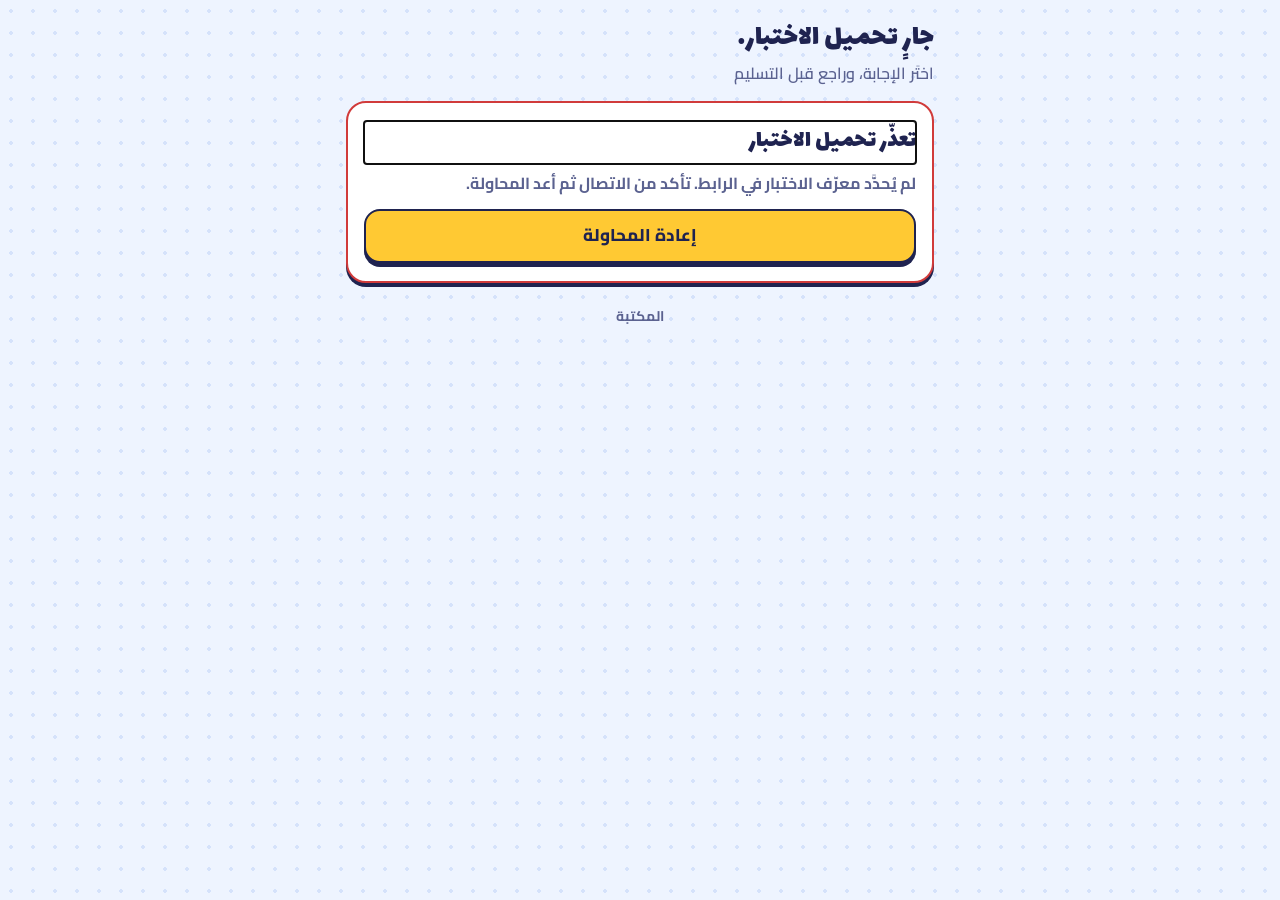
<file: quizzes/quiz.html>
<!doctype html>
<html lang="ar" dir="rtl">
<head>
<meta charset="utf-8">
<meta name="viewport" content="width=device-width, initial-scale=1">
<title>اختبار المكتبة</title>
<script>
  /* المظهر: يأخذه من التطبيق (?theme=dark) وإلا من إعدادات الجهاز */
  (function () {
    var p = new URLSearchParams(location.search).get('theme');
    var dark = p ? p === 'dark' : matchMedia('(prefers-color-scheme: dark)').matches;
    document.documentElement.setAttribute('data-theme', dark ? 'dark' : 'light');
  })();
</script>
<link rel="icon" href="../icons/icon.svg" type="image/svg+xml">
<link rel="preconnect" href="https://fonts.googleapis.com">
<link rel="preconnect" href="https://fonts.gstatic.com" crossorigin>
<link href="https://fonts.googleapis.com/css2?family=Cairo:wght@400;600;700;800&family=Lalezar&display=swap" rel="stylesheet">
<style>
  :root { --bg:#EEF4FF; --dots:#D5E2FB; --surface:#fff; --surface2:#F5F8FF; --ink:#1F2350; --muted:#5B6290; --line:#D9E2F7; --edge:#1F2350; --primary:#3E63F5; --onp:#fff; --sun:#FFC933; --ons:#1F2350; --ok:#138A5B; --okbg:#D5F5E3; --bad:#D13B3B; --badbg:#FFE0DA; --focus:#1F2350; }
  :root[data-theme="dark"] { --bg:#15183D; --dots:#1E2250; --surface:#22265A; --surface2:#2B3070; --ink:#F1F3FF; --muted:#AEB5E6; --line:#373D82; --edge:#0B0D26; --primary:#7C97FF; --onp:#11143A; --sun:#FFD25A; --ons:#1B1E48; --ok:#5BE0A4; --okbg:#1F5A49; --bad:#FF8B8B; --badbg:#5A2F3E; --focus:#FFD25A; }
  * { box-sizing:border-box; }
  body { margin:0; font-family:"Cairo","Segoe UI",Tahoma,sans-serif; line-height:1.7; color:var(--ink); background-color:var(--bg); background-image:radial-gradient(var(--dots) 1.6px, transparent 1.8px); background-size:22px 22px; }
  main { max-width:620px; margin:0 auto; padding:18px 16px 40px; }
  h1 { font-family:"Lalezar","Cairo",sans-serif; font-weight:400; font-size:30px; line-height:1.4; margin:0; }
  .sub { color:var(--muted); font-weight:600; margin:0 0 14px; }
  .bar { height:14px; background:var(--surface); border:2.5px solid var(--edge); border-radius:999px; overflow:hidden; margin-bottom:6px; }
  .bar i { display:block; height:100%; width:0; background:var(--sun); border-inline-end:2.5px solid var(--edge); transition:width .3s; }
  .progress { color:var(--muted); font-weight:700; font-size:14px; margin:0 0 12px; }
  .q { background:var(--surface); border:2.5px solid var(--edge); border-radius:20px; box-shadow:0 4px 0 var(--edge); padding:16px; }
  .q h2 { font-size:19px; font-weight:800; line-height:1.6; margin:0 0 12px; }
  .opts { display:grid; gap:10px; }
  .opts button { font:inherit; font-weight:700; text-align:right; min-height:52px; padding:8px 14px; border:2.5px solid var(--line); border-radius:14px; background:var(--surface2); color:var(--ink); cursor:pointer; transition:transform .08s; }
  .opts button:active:not(:disabled) { transform:scale(.98); }
  .opts button:focus-visible, .next:focus-visible, .again:focus-visible { outline:3px solid var(--focus); outline-offset:3px; }
  .opts button.right { background:var(--okbg); border-color:var(--ok); }
  .opts button.wrong { background:var(--badbg); border-color:var(--bad); }
  .opts button:disabled { cursor:default; }
  .fb { min-height:1.8em; margin:12px 0 0; font-weight:800; }
  .fb.ok { color:var(--ok); } .fb.bad { color:var(--bad); }
  .note { margin:2px 0 0; color:var(--muted); font-weight:600; font-size:15px; }
  .btn { display:flex; align-items:center; justify-content:center; width:100%; min-height:54px; margin-top:14px; font:inherit; font-weight:800; font-size:17px; border:2.5px solid var(--edge); border-radius:16px; background:var(--primary); color:var(--onp); box-shadow:0 4px 0 var(--edge); cursor:pointer; }
  .btn:active { transform:translateY(3px); box-shadow:0 1px 0 var(--edge); }
  .btn.alt { background:var(--sun); color:var(--ons); }
  .result { text-align:center; background:var(--surface); border:2.5px solid var(--edge); border-radius:24px; box-shadow:0 4px 0 var(--edge); padding:22px 16px; }
  .stars { font-size:44px; letter-spacing:6px; line-height:1.3; }
  .result h2 { font-family:"Lalezar","Cairo",sans-serif; font-weight:400; font-size:30px; margin:4px 0; line-height:1.4; }
  .result p { margin:0; color:var(--muted); font-weight:700; }
  .score { display:inline-block; margin:10px 0 4px; padding:0 18px; background:var(--sun); color:var(--ons); border:2.5px solid var(--edge); border-radius:999px; font-weight:800; font-size:22px; }
  footer { text-align:center; color:var(--muted); font-size:14px; font-weight:700; margin-top:22px; }
  .opts button.opt { background:var(--surface2); border-color:var(--line); }
  .opts button.opt.selected { background:var(--sun); color:var(--ons); border-color:var(--edge); }
  .qmap { display:flex; flex-wrap:wrap; gap:8px; margin:0 0 12px; }
  .qmap .map { width:42px; height:42px; min-width:42px; padding:0; font:800 15px Cairo,sans-serif; color:var(--ink); background:var(--surface2); border:2px solid var(--line); border-radius:12px; cursor:pointer; }
  .qmap .map.done { background:var(--okbg); border-color:var(--ok); }
  .qmap .map.miss { background:var(--sun); color:var(--ons); border-color:var(--sun); }
  .qmap .map[aria-current="step"] { outline:3px solid var(--focus); outline-offset:2px; }
  .fb.info { color:var(--muted); }
  .navrow { display:grid; grid-template-columns:repeat(2,minmax(0,1fr)); gap:10px; margin-top:14px; }
  .navrow .nav { min-height:48px; padding:8px 12px; font:800 15px Cairo,sans-serif; color:var(--ink); background:var(--surface2); border:2.5px solid var(--edge); border-radius:14px; cursor:pointer; }
  .navrow .nav.go { background:var(--primary); color:var(--onp); }
  .navrow .nav:disabled { opacity:.45; cursor:not-allowed; }
  .review h2, .order-cta h3 { font-family:"Lalezar","Cairo",sans-serif; font-weight:400; margin:0 0 2px; line-height:1.4; }
  .review h2 { font-size:27px; }
  .review .sub { margin-bottom:10px; }
  .warn { padding:10px 12px; margin:0 0 12px; font-weight:800; color:var(--bad); background:var(--badbg); border:2px solid var(--bad); border-radius:14px; }
  .review-list { display:grid; gap:8px; margin:12px 0; }
  .review-item { display:flex; align-items:center; justify-content:space-between; gap:10px; padding:9px 12px; background:var(--surface2); border:2px solid var(--line); border-radius:12px; font-weight:700; }
  .review-item .status { font-size:14px; font-weight:800; color:var(--muted); }
  .review-item .status.miss { color:var(--bad); }
  .review-item .status.done { color:var(--ok); }
  .opts button:focus-visible, .next:focus-visible, .again:focus-visible, .navrow button:focus-visible, .qmap .map:focus-visible { outline:3px solid var(--focus); outline-offset:3px; }
  .order-cta { margin-top:18px; padding:16px; text-align:start; background:var(--surface); border:2.5px solid var(--edge); border-radius:20px; box-shadow:0 4px 0 var(--edge); }
  .order-cta h3 { font-size:22px; }
  .order-cta p { margin:2px 0 10px; color:var(--muted); font-weight:700; }
  .order-cta .cta-note { margin:0 0 10px; font-size:13px; }
  .order-cta .btn { text-decoration:none; }
  @media (prefers-reduced-motion: reduce) { * { transition:none !important; } }
  /* تحميل البيانات والمعادلات */
  .quiz-loading { color:var(--muted); font-weight:800; }
  .quiz-error { background:var(--surface); border:2.5px solid var(--bad); border-radius:20px; box-shadow:0 4px 0 var(--edge); padding:18px 16px; }
  .quiz-error h2 { font-family:"Lalezar","Cairo",sans-serif; font-weight:400; font-size:25px; margin:0 0 6px; }
  .quiz-error p { color:var(--muted); font-weight:700; margin:0 0 12px; }
  .quiz-error .btn { margin-top:0; }
  @media (prefers-reduced-motion: reduce) { .bar i { transition:none !important; } }
</style>
<script src="quiz-tools.js?v=2" defer></script>
</head>
<body>
<main data-quiz-page="1">
  <h1 id="quiz-title">جارٍ تحميل الاختبار…</h1>
  <p class="sub">اختَر الإجابة، وراجع قبل التسليم</p>
  <div id="stage"><p class="quiz-loading">جارٍ تحميل الأسئلة…</p></div>
  <footer>المكتبة</footer>
</main>
<script>
/* type: "mc" اختيار من متعدد | "tf" صح وغلط. a = رقم الإجابة الصحيحة. note = شرح اختياري.
   الأسئلة تُحمَل من ملف JSON مستقل حتى تتشارك كل الاختبارات في هذا الصفّ. */
/* ── ترميز النص والرياضيات: مطابق لأسلوب exam-builder v3 ── */
var TEX_CMD={'forall':1,'frac':1,'fbox':1,'fcolorbox':1,'text':1,'times':1,'tan':1,'tanh':1,'to':1,'theta':1,'tau':1,'top':1,'triangle':1,'triangledown':1,'tilde':1,'textbf':1,'textit':1,'textrm':1,'textsf':1,'texttt':1,'textcomp':1,'textellipsis':1,'textmu':1,'textdegree':1,'textcopyright':1,'textregistered':1,'texttrademark':1,'tfrac':1,'textasciitilde':1,'textbar':1,'textbigcirc':1,'textbullet':1,'textdagger':1,'textdollar':1,'textemdash':1,'textendash':1,'textexclam':1,'textgreater':1,'textless':1,'textparagraph':1,'textperiodcentered':1,'textquestiondown':1,'textsection':1,'textunderscore':1,'textwon':1,'tag':1,'thickmuskip':1,'beta':1,'bar':1,'begin':1,'backslash':1,'big':1,'bigg':1,'bigl':1,'bigm':1,'biggr':1,'biggm':1,'bigr':1,'biggl':1,'Big':1,'Bigg':1,'Bigl':1,'Bigm':1,'Biggl':1,'Biggm':1,'Bigr':1,'bigvert':1,'Bigvert':1,'biglvert':1,'bigrvert':1,'Biglvert':1,'Bigrvert':1,'biggroup':1,'Biggroup':1,'bigmvert':1,'Bigmvert':1,'blacktriangle':1,'blacktriangledown':1,'blacksquare':1,'blacklozenge':1,'binom':1,'bmod':1,'box':1,'boxed':1,'nu':1,'nabla':1,'not':1,'newline':1,'ne':1,'neq':1,'neg':1,'notin':1,'notequ':1,'notsubset':1,'notsupset':1,'nleq':1,'ngeq':1,'nll':1,'nlt':1,'ngt':1,'ngg':1,'nmid':1,'nparallel':1,'notag':1,'newcommand':1,'newenvironment':1,'noindent':1,'ni':1,'right':1,'rightarrow':1,'rightarrowfill':1,'rightarrowtail':1,'rightarrowstail':1,'rightarrowtriangle':1,'rightarrowdoublearrow':1,'rightleftarrows':1,'rightharpoonup':1,'rightharpoondown':1,'rightdownarrow':1,'rightuparrow':1,'root':1,'rho':1,'rangle':1,'rfloor':1,'rceil':1,'rvert':1,'Rvert':1,'rgroup':1};
var CTRL_MAP = { '\b':'b','\t':'t','\n':'n','\f':'f','\r':'r' };
function fixCtrl(s){ if(typeof s!=='string')return s; if(!/[\b\t\n\f\r]/.test(s))return s; return s.replace(/([\b\t\n\f\r])([A-Za-z]+)/g,function(m,c,rest){var letter=CTRL_MAP[c];if(!letter)return m;var cmd=letter+rest;if(!TEX_CMD[cmd])return m;return '\\'+cmd;}); }

function makeMathKit(fixCtrl) {
  var MATH_RE = /(\$\$[\s\S]+?\$\$|\$[^$\n]+?\$|\\\([\s\S]+?\\\)|\\\[[\s\S]+?\\\])/g;
  function esc0(s) { return String(s).replace(/&/g, '&amp;').replace(/</g, '&lt;').replace(/>/g, '&gt;').replace(/"/g, '&quot;'); }
  function mk(s) { return String(s).replace(/\uE000/g, '<sup>').replace(/\uE001/g, '</sup>').replace(/\uE002/g, '<sub>').replace(/\uE003/g, '</sub>'); }
  function hasMath(s) { return typeof s === 'string' && (s.indexOf('$') !== -1 || s.indexOf('\\(') !== -1 || s.indexOf('\\[') !== -1); }
  function unwrap(part) {
    if (/^\$\$[\s\S]+\$\$$/.test(part)) { return { tex: part.slice(2, -2), display: true }; }
    if (/^\$[^$\n]+\$$/.test(part)) { return { tex: part.slice(1, -1), display: false }; }
    if (/^\\\([\s\S]+\\\)$/.test(part)) { return { tex: part.slice(2, -2), display: false }; }
    if (/^\\\[[\s\S]+\\\]$/.test(part)) { return { tex: part.slice(2, -2), display: true }; }
    return null;
  }
  function parts(s) { return String(s).split(MATH_RE); }

  /* ── كيمياء مبسّطة: \ce{2H2 + O2 -> 2H2O} ── */
  function ceToTex(src) {
    var s = String(src).trim().replace(/<->|<=>|->|<-/g, function (m) { return ' ' + m + ' '; });
    var out = [];
    s.split(/\s+/).forEach(function (p) {
      if (!p) { return; }
      if (p === '->') { out.push('\\rightarrow'); return; }
      if (p === '<-') { out.push('\\leftarrow'); return; }
      if (p === '<->') { out.push('\\leftrightarrow'); return; }
      if (p === '<=>') { out.push('\\rightleftharpoons'); return; }
      if (p === '+' || p === '=') { out.push(p); return; }
      var t = p.replace(/\^(\d*[+\-])/g, '^{$1}')
               .replace(/([A-Za-z\)\]])(\d+)/g, '$1_{$2}')
               .replace(/\((aq|g|l|s)\)/g, '\\text{($1)}');
      out.push('\\mathrm{' + t + '}');
    });
    return out.join(' ');
  }

  /* ── أوامر شائعة في الفيزياء/الكيمياء غير موجودة في KaTeX ── */
  var MACROS = {
    '\\Ohm': '\\Omega', '\\ohm': '\\Omega',
    '\\degC': '{}^{\\circ}\\mathrm{C}', '\\degF': '{}^{\\circ}\\mathrm{F}',
    '\\angstrom': '\\mathrm{\\mathring{A}}', '\\micro': '\\mu',
    '\\abs': '\\left|#1\\right|', '\\norm': '\\left\\Vert #1\\right\\Vert',
    '\\dd': '\\mathrm{d}', '\\dv': '\\frac{\\mathrm{d}#1}{\\mathrm{d}#2}', '\\pdv': '\\frac{\\partial #1}{\\partial #2}',
    '\\vb': '\\mathbf{#1}', '\\grad': '\\nabla', '\\curl': '\\nabla\\times',
    '\\unit': '\\,\\mathrm{#1}', '\\si': '\\,\\mathrm{#1}', '\\SI': '#1\\,\\mathrm{#2}', '\\num': '#1',
    '\\pu': '\\text{#1}'
  };
  MACROS['\\ce'] = function (ctx) {
    var toks = ctx.consumeArgs(1)[0];
    return ceToTex(toks.slice().reverse().map(function (t) { return t.text; }).join(''));
  };
  function macros() { var o = {}; for (var k in MACROS) { if (Object.prototype.hasOwnProperty.call(MACROS, k)) { o[k] = MACROS[k]; } } return o; }

  function render(tex, display, throwOnError) {
    var w = console.warn; console.warn = function () {};
    try {
      return katex.renderToString(tex, { displayMode: !!display, throwOnError: !!throwOnError, strict: 'ignore', trust: false, output: 'html', macros: macros() });
    } finally { console.warn = w; }
  }
  function mathSpan(part) {
    var u = unwrap(part);
    if (!u) { return esc0(part); }
    var tex = fixCtrl(u.tex), out = null;
    var attrs = ' class="math" dir="ltr" data-tex="' + esc0(tex) + '"';
    if (typeof katex !== 'undefined' && katex && katex.renderToString) {
      try { out = render(tex, u.display, false); } catch (e) { out = null; }
    }
    if (!out) { return '<span' + attrs + '><span class="math-raw">' + esc0(tex) + '</span></span>'; }
    return '<span' + attrs + '>' + out + '</span>';
  }

  /* ── عزل مقاطع الصيغ المكتوبة نصًّا (−5 m/s، F = m × a، H₂O) لتبقى من اليسار لليمين داخل نص عربي ── */
  var CH = 'A-Za-z0-9\\u0370-\\u03FF\\u00B0\\u00B2\\u00B3\\u00B5\\u00B9\\u2070-\\u209F\\u2126\\u221A\\u221E\\u2248\\u2260\\u2264\\u2265\\u00B1\\u00D7\\u00F7\\u00B7';
  var LTR_RE = new RegExp('[+\\-\\u2212\\u2013]?[' + CH + '](?:[' + CH + ' +\\-\\u2212\\u2013=<>^\\/%().,:]*[' + CH + ')%=])?', 'g');
  var WORTH_RE = new RegExp('[0-9=<>^\\/%\\u0370-\\u03FF\\u00B0\\u00B2\\u00B3\\u00B5\\u00B9\\u2070-\\u209F\\u2126\\u221A\\u221E\\u2248\\u2260\\u2264\\u2265\\u00B1\\u00D7\\u00F7\\u00B7]|^[+\\-\\u2212\\u2013]');
  function ltr(s, escFn) {
    var out = '', last = 0, m;
    LTR_RE.lastIndex = 0;
    while ((m = LTR_RE.exec(s))) {
      if (!WORTH_RE.test(m[0])) { continue; }
      out += escFn(s.slice(last, m.index)) + '<bdi dir="ltr">' + escFn(m[0]) + '</bdi>';
      last = m.index + m[0].length;
    }
    return out + escFn(s.slice(last));
  }
  function esc(s) { return mk(ltr(fixCtrl(String(s == null ? '' : s)), esc0)); }
  function rich(s) {
    s = fixCtrl(String(s == null ? '' : s));
    if (!hasMath(s)) { return esc(s); }
    return parts(s).map(function (p) { return unwrap(p) ? mathSpan(p) : esc(p); }).join('');
  }

  /* ── نص LaTeX صِرف بلا علامات $ (مثل \frac{1}{2} أو 10^{-3}) ← يُغلَّف تلقائيًا ── */
  var CMD_RE = /\\(?:frac|dfrac|tfrac|sqrt|vec|overrightarrow|overline|times|cdot|Omega|omega|mu|pi|theta|alpha|beta|gamma|Delta|lambda|rho|sigma|phi|tau|ce|mathrm|leq|geq|neq|approx|rightarrow|infty|sum|int|lim|angle|triangle|circ|degree|hbar|nabla|partial|cdots|ldots|perp|parallel)(?![A-Za-z])/;
  var SUPSUB_RE = /[A-Za-z0-9\)\}\]]\^(?:\{|[\-+]?[A-Za-z0-9\\\(])|[A-Za-z0-9\)\}\]]_\{/;
  function autoWrap(s) {
    s = String(s);
    if (!s || /[\u0600-\u06FF]/.test(s) || /\$|\\\(|\\\[/.test(s) || /[A-Za-z]:\\/.test(s)) { return s; }
    if (!CMD_RE.test(s) && !SUPSUB_RE.test(s)) { return s; }
    var prose = s.replace(/\\[A-Za-z]+/g, ' ');
    if (/[A-Za-z]{4,}/.test(prose)) { return s; }
    return '$' + s.trim() + '$';
  }

  /* ── فحص الصيغ: عدّها وأبلِغ عن الأخطاء ── */
  function check(s) {
    var res = { n: 0, errors: [] };
    if (!hasMath(s)) { return res; }
    parts(fixCtrl(String(s))).forEach(function (p) {
      var u = unwrap(p);
      if (!u) { return; }
      res.n++;
      try { render(fixCtrl(u.tex), u.display, true); }
      catch (e) { res.errors.push({ tex: fixCtrl(u.tex), msg: String(e && e.message || e).replace(/^KaTeX parse error:\s*/, '').split(' at position')[0].split(' at end of')[0] }); }
    });
    return res;
  }

  /* ── مفتاح التكرار: يحافظ على رموز الرياضيات (+ − < > ^ _) بدل حذفها ── */
  function dupKey(s, norm) {
    s = fixCtrl(String(s == null ? '' : s));
    function plain(p) { return norm(p) + '\u0002' + p.replace(/[^+\-\u2212\u2013\u00D7\u00F7=<>^%\/]/g, ''); }
    if (!hasMath(s)) { return plain(s); }
    return parts(s).map(function (p) { return unwrap(p) ? '\u0001' + p.replace(/\s+/g, '').toLowerCase() : plain(p); }).join('|');
  }

  /* ── JSON فيه \sqrt أو \vec أو \Omega بشرطة واحدة (غير صالح) ← يُصلَح ثم يُقرأ ── */
  function parseJson(text) {
    text = String(text);
    try { return { data: JSON.parse(text), repaired: false }; }
    catch (e1) {
      var fixed = text.replace(/\\(?:["\\\/bfnrt]|u[0-9a-fA-F]{4})|\\/g, function (m) { return m.length > 1 ? m : '\\\\'; });
      try { return { data: JSON.parse(fixed), repaired: true }; } catch (e2) { throw e1; }
    }
  }

  return { esc0: esc0, esc: esc, mk: mk, ltr: ltr, rich: rich, mathSpan: mathSpan, render: render, check: check,
           autoWrap: autoWrap, dupKey: dupKey, parseJson: parseJson, hasMath: hasMath, ceToTex: ceToTex };
}

  var MathKit = makeMathKit(fixCtrl);
  var esc = MathKit.esc, rich = MathKit.rich, mathSpan = MathKit.mathSpan, hasMath = MathKit.hasMath;

function focusSel(sel) {
  const el = stage.querySelector(sel);
  if (el) el.focus({ preventScroll: true });
}
function optsOf(q) { return q.type === 'tf' ? ['صح', 'غلط'] : q.o; }
function stateOf(n) { return answers[n] === null ? 'متروك' : 'مجاب'; }
function mapHTML() {
  return QUESTIONS.map((_, n) =>
    '<button type="button" class="map ' + (answers[n] === null ? 'miss' : 'done') + '" data-jump="' + n + '"' +
    ' aria-label="السؤال ' + (n + 1) + ' ' + stateOf(n) + '"' + (n === i ? ' aria-current="step"' : '') + '>' + (n + 1) + '</button>'
  ).join('');
}
function navHTML() {
  const last = i === total - 1;
  return '<div class="navrow">' +
    '<button type="button" class="nav" data-nav="prev" aria-label="السؤال السابق"' + (i === 0 ? ' disabled' : '') + '>السابق</button>' +
    '<button type="button" class="nav go" data-nav="next" aria-label="' + (last ? 'مراجعة الأسئلة' : 'السؤال التالي') + '">' +
    (last ? 'مراجعة الأسئلة' : 'التالي') + '</button></div>';
}
function show() {
  const q = QUESTIONS[i], opts = optsOf(q), chosen = answers[i];
  stage.innerHTML =
    '<div class="bar" aria-hidden="true"><i style="width:' + (i / Math.max(total, 1) * 100) + '%"></i></div>' +
    '<p class="progress">السؤال ' + (i + 1) + ' من ' + total + '</p>' +
    '<div class="qmap" role="group" aria-label="خريطة الأسئلة">' + mapHTML() + '</div>' +
    '<section class="q"><h2 id="qt" tabindex="-1">' + rich(q.q) + '</h2>' +
    '<div class="opts" role="group" aria-labelledby="qt"></div>' +
    '<p class="fb info" role="status" aria-live="polite">' +
    (chosen === null ? 'اختر إجابتك، ويمكنك تغييرها قبل التسليم.' : 'تم تسجيل إجابتك. يمكنك تغييرها قبل التسليم.') +
    '</p>' + navHTML() + '</section>';
  const box = stage.querySelector('.opts');
  opts.forEach((t, oi) => {
    const b = document.createElement('button');
    b.type = 'button';
    b.className = 'opt' + (chosen === oi ? ' selected' : '');
    b.setAttribute('aria-pressed', chosen === oi ? 'true' : 'false');
    b.innerHTML = rich(t);
    b.addEventListener('click', () => {
      answers[i] = oi;
      box.querySelectorAll('.opt').forEach((x, xi) => {
        x.classList.toggle('selected', xi === oi);
        x.setAttribute('aria-pressed', xi === oi ? 'true' : 'false');
      });
      const fb = stage.querySelector('.fb');
      fb.className = 'fb info';
      fb.textContent = 'تم تسجيل إجابتك. يمكنك تغييرها قبل التسليم.';
      const map = stage.querySelector('.qmap');
      if (map) map.innerHTML = mapHTML();
    });
    box.appendChild(b);
  });
  focusSel('#qt');
}
function review() {
  const missed = [];
  answers.forEach((a, n) => { if (a === null) missed.push(n + 1); });
  const warn = missed.length
    ? '<p class="warn" id="missWarn" tabindex="-1" role="alert">لم تجب عن ' + missed.length + ' سؤالًا (' + missed.join('، ') + '). ارجع إليها أو سَلّم كما هي.</p>'
    : '<p class="fb info">أجبت عن كل الأسئلة.</p>';
  stage.innerHTML =
    '<section class="review"><h2 id="rv" tabindex="-1">مراجعة الإجابات</h2>' +
    '<p class="sub">تأكد من إجاباتك قبل التسليم.</p>' + warn +
    '<div class="qmap" role="group" aria-label="الأسئلة">' + mapHTML() + '</div>' +
    '<div class="review-list">' + QUESTIONS.map((_, n) =>
      '<div class="review-item"><span>السؤال ' + (n + 1) + '</span><span class="status ' +
      (answers[n] === null ? 'miss' : 'done') + '">' + stateOf(n) + '</span></div>'
    ).join('') + '</div>' +
    '<div class="navrow"><button type="button" class="nav" data-review="back">العودة للاختبار</button>' +
    '<button type="button" class="nav go" data-review="submit">تأكيد الإجابات وتسليم</button></div></section>';
  focusSel(missed.length ? '#missWarn' : '#rv');
}
function go(n) {
  i = Math.max(0, Math.min(total - 1, n));
  show();
  window.scrollTo(0, 0);
}
stage.addEventListener('click', (e) => {
  const jump = e.target.closest('[data-jump]');
  if (jump) { go(Number(jump.dataset.jump)); return; }
  const nav = e.target.closest('[data-nav]');
  if (nav && !nav.disabled) {
    if (nav.dataset.nav === 'prev') go(i - 1);
    else if (i === total - 1) review();
    else go(i + 1);
    return;
  }
  const rev = e.target.closest('[data-review]');
  if (rev) {
    if (rev.dataset.review === 'back') { show(); window.scrollTo(0, 0); }
    else finish();
  }
});
function finish() {
  const score = answers.reduce((n, a, idx) => n + (a === QUESTIONS[idx].a ? 1 : 0), 0);
  const pct = total ? score / total : 0;
  const stars = pct >= 0.9 ? 3 : pct >= 0.6 ? 2 : pct > 0 ? 1 : 0;
  const msg = pct >= 0.9 ? 'ممتاز! أنت بطل' : pct >= 0.6 ? 'جيد جدًا، كمّل' : 'محاولة حلوة، جرّب مرة أخرى';
  stage.innerHTML =
    '<section class="result"><div class="stars" aria-hidden="true">' + '⭐'.repeat(stars) + '☆'.repeat(3 - stars) + '</div>' +
    '<h2 id="rt" tabindex="-1">' + msg + '</h2><p>نتيجتك</p><div class="score">' + score + ' من ' + total + '</div>' +
    '<button type="button" class="btn alt again">حاول مرة أخرى</button></section>';
  focusSel('#rt');
}
function resetQuiz() {
  i = 0;
  answers = new Array(total).fill(null);
  show();
  window.scrollTo(0, 0);
}
window.finish = finish;
window.__quizReset = resetQuiz;


  /* ── تحميل بيانات الاختبار من quizzes/<id>.json ── */
  var params = new URLSearchParams(location.search);
  var quizId = params.get('id') || params.get('quiz') || '';
  var titleEl = document.getElementById('quiz-title');
  window.__quizId = quizId;

  function showError(msg) {
    stage.innerHTML = '<section class="quiz-error" role="alert">' +
      '<h2 id="loadErr" tabindex="-1">تعذّر تحميل الاختبار</h2>' +
      '<p>' + MathKit.esc0(msg) + ' تأكد من الاتصال ثم أعد المحاولة.</p>' +
      '<button type="button" class="btn alt" id="retryLoad">إعادة المحاولة</button></section>';
    var btn = document.getElementById('retryLoad');
    if (btn) { btn.addEventListener('click', function () { loadQuiz(); }); }
    var h = document.getElementById('loadErr');
    if (h) { h.focus({ preventScroll: true }); }
  }

  function loadScript(src) {
    return new Promise(function (resolve, reject) {
      var s = document.createElement('script');
      s.src = src;
      s.onload = function () { resolve(); };
      s.onerror = function () { reject(new Error('تعذّر تحميل ملف المعادلات.')); };
      document.head.appendChild(s);
    });
  }

  function loadMathAssets() {
    if ((typeof katex !== 'undefined' && katex && katex.renderToString) || document.getElementById('sharedKatexCss')) {
      return Promise.resolve();
    }
    var link = document.createElement('link');
    link.id = 'sharedKatexCss';
    link.rel = 'stylesheet';
    link.href = 'katex.css';
    document.head.appendChild(link);
    return loadScript('katex.js');
  }

  function getCatalog() {
    if (window.__quizCatalog) { return Promise.resolve(window.__quizCatalog); }
    return fetch('../data/quizzes.json', { cache: 'no-store' })
      .then(function (r) { return r.ok ? r.json() : null; })
      .catch(function () { return null; });
  }

  function loadQuiz() {
    if (!quizId) { showError('لم يُحدَّد معرّف الاختبار في الرابط.'); return; }
    stage.innerHTML = '<p class="quiz-loading">جارٍ تحميل الأسئلة…</p>';
    var url = encodeURIComponent(quizId) + '.json?t=' + Date.now();
    Promise.all([
      fetch(url, { cache: 'no-store' }).then(function (r) {
        if (!r.ok) { throw new Error('ملف الأسئلة غير موجود أو تعذّر الوصول إليه.'); }
        return r.json();
      }),
      getCatalog().then(function (j) { window.__quizCatalog = j; return j; })
    ]).then(function (res) {
      var data = res[0], j = res[1];
      if (!data || data.schema !== 1 || !Array.isArray(data.questions) || !data.questions.length) {
        throw new Error('صيغة ملف الاختبار غير صالحة.');
      }
      QUESTIONS = data.questions;
      total = QUESTIONS.length;
      answers = new Array(total).fill(null);
      i = 0;
      var list = (j && j.quizzes) || [];
      var found = list.filter(function (x) { return x && x.id === quizId; })[0];
      var label = found && found.title ? String(found.title) : quizId;
      titleEl.textContent = label;
      document.title = label;
      return (data.math ? loadMathAssets() : Promise.resolve()).then(function () {
        show();
        if (window.QuizTools && typeof window.QuizTools.init === 'function') { window.QuizTools.init(); }
      });
    }).catch(function (e) {
      showError(e && e.message ? e.message : 'تعذّر قراءة ملف الاختبار.');
    });
  }
  loadQuiz();
</script>
</body>
</html>
</file>
<file: css/style.css>
/* ==========================================================
   المكتبة — التصميم (طابع طفولي، فاتح وداكن، متجاوب)
   الفكرة: ملصقات (Stickers) بحواف سميكة وظل مزاح، وألوان مرحة
   لكل مادة، وقلم رصاص صغير كشخصية للمكتبة.
   ========================================================== */

:root,
:root[data-theme="light"] {
  --bg: #EEF4FF;
  --bg-dots: #D5E2FB;
  --surface: #FFFFFF;
  --surface-2: #F5F8FF;
  --ink: #1F2350;
  --muted: #5B6290;
  --line: #D9E2F7;
  --edge: #1F2350;           /* حافة الملصقات وظلها */
  --primary: #3E63F5;
  --on-primary: #FFFFFF;
  --sun: #FFC933;
  --on-sun: #1F2350;
  --ok: #138A5B;
  --danger: #D13B3B;
  --focus: #1F2350;
  --header: #FFFFFF;
  --overlay: rgba(31, 35, 80, .5);

  /* ألوان المواد */
  --c-blue: #DCE6FF;   --c-blue-strong: #3E63F5;
  --c-coral: #FFE0DA;  --c-coral-strong: #F0583F;
  --c-purple: #E9DEFF; --c-purple-strong: #7B4DE0;
  --c-green: #D5F5E3;  --c-green-strong: #1FA866;
  --c-orange: #FFE8CC; --c-orange-strong: #F28A12;
  --c-teal: #D3F3F2;   --c-teal-strong: #12A5A0;
  --c-pink: #FFDDEE;   --c-pink-strong: #E8509B;
  --c-yellow: #FFF3BF; --c-yellow-strong: #D9A400;
}

:root[data-theme="dark"] {
  --bg: #15183D;
  --bg-dots: #1E2250;
  --surface: #22265A;
  --surface-2: #2B3070;
  --ink: #F1F3FF;
  --muted: #AEB5E6;
  --line: #373D82;
  --edge: #0B0D26;
  --primary: #7C97FF;
  --on-primary: #11143A;
  --sun: #FFD25A;
  --on-sun: #1B1E48;
  --ok: #5BE0A4;
  --danger: #FF8B8B;
  --focus: #FFD25A;
  --header: #1B1F4A;
  --overlay: rgba(6, 8, 28, .66);

  --c-blue: #2D3C8C;   --c-blue-strong: #8FA8FF;
  --c-coral: #5A2F3E;  --c-coral-strong: #FF9C88;
  --c-purple: #43307F; --c-purple-strong: #BFA2FF;
  --c-green: #1F5A49;  --c-green-strong: #6BE3A9;
  --c-orange: #5C4223; --c-orange-strong: #FFB35E;
  --c-teal: #1C5A63;   --c-teal-strong: #5CE0DA;
  --c-pink: #5E2D4D;   --c-pink-strong: #FF8FC4;
  --c-yellow: #5A5122; --c-yellow-strong: #FFD95C;
}

.c-blue   { --c: var(--c-blue);   --cs: var(--c-blue-strong); }
.c-coral  { --c: var(--c-coral);  --cs: var(--c-coral-strong); }
.c-purple { --c: var(--c-purple); --cs: var(--c-purple-strong); }
.c-green  { --c: var(--c-green);  --cs: var(--c-green-strong); }
.c-orange { --c: var(--c-orange); --cs: var(--c-orange-strong); }
.c-teal   { --c: var(--c-teal);   --cs: var(--c-teal-strong); }
.c-pink   { --c: var(--c-pink);   --cs: var(--c-pink-strong); }
.c-yellow { --c: var(--c-yellow); --cs: var(--c-yellow-strong); }

:root {
  --font-display: "Lalezar", "Cairo", "Segoe UI", Tahoma, sans-serif;
  --font-body: "Cairo", "Segoe UI", Tahoma, system-ui, sans-serif;
  --r: 18px;
  --stick: 2.5px solid var(--edge);
  --shadow: 0 4px 0 var(--edge);
  --nav-h: 66px;
}

*, *::before, *::after { box-sizing: border-box; }
html { -webkit-text-size-adjust: 100%; color-scheme: light; }
:root[data-theme="dark"] { color-scheme: dark; }

body {
  margin: 0;
  background-color: var(--bg);
  background-image: radial-gradient(var(--bg-dots) 1.6px, transparent 1.8px);
  background-size: 22px 22px;
  color: var(--ink);
  font-family: var(--font-body);
  font-size: 16px;
  line-height: 1.7;
  -webkit-tap-highlight-color: transparent;
}

[hidden] { display: none !important; }
h1, h2, h3, p { margin: 0; }
button, input, textarea, select { font: inherit; color: inherit; }
button { cursor: pointer; }
a { color: inherit; }

:focus-visible {
  outline: 3px solid var(--focus);
  outline-offset: 3px;
  border-radius: 8px;
}

.sr-only {
  position: absolute; width: 1px; height: 1px; margin: -1px; padding: 0;
  overflow: hidden; clip: rect(0 0 0 0); white-space: nowrap; border: 0;
}
.noscript { padding: 24px; text-align: center; }
.mt { margin-top: 14px; }
.mb { margin-bottom: 12px; }
.center { text-align: center; }
.fine { color: var(--muted); font-size: 14px; }

/* ---------- الشعار ---------- */

.logo {
  font-family: var(--font-display);
  font-weight: 400;
  font-size: 34px;
  line-height: 1.1;
  color: var(--ink);
  background-image: linear-gradient(var(--sun), var(--sun));
  background-repeat: no-repeat;
  background-position: 100% 90%;
  background-size: 100% 42%;
  padding: 0 .1em;
}
.logo-xl { font-size: clamp(64px, 20vw, 92px); background-size: 100% 40%; }
/* في الداكن: لون الشعار أصفر بدل تظليل أصفر خلف نص فاتح (للوضوح) */
:root[data-theme="dark"] .logo { background-image: none; color: var(--sun); }

.mascot { display: block; width: 56px; height: 56px; color: var(--edge); overflow: visible; }
:root[data-theme="dark"] .mascot { color: #0B0D26; }

/* ---------- الهيكل والهيدر ---------- */

.app { min-height: 100vh; min-height: 100dvh; }

.top {
  position: sticky; top: 0; z-index: 40;
  background: var(--header);
  border-bottom: var(--stick);
  padding-top: env(safe-area-inset-top);
}
.top-inner {
  max-width: 1080px; margin: 0 auto; padding: 8px 16px;
  display: flex; align-items: center; gap: 12px; justify-content: space-between;
}
.brand { text-decoration: none; display: flex; align-items: center; flex: none; }

.top-actions { display: flex; align-items: center; gap: 8px; min-width: 0; }
.icon-btn {
  flex: none; width: 44px; height: 44px; display: grid; place-items: center;
  border: var(--stick); border-radius: 50%;
  background: var(--sun); color: var(--on-sun);
  box-shadow: 0 3px 0 var(--edge);
}
.icon-btn:active { transform: translateY(2px); box-shadow: 0 1px 0 var(--edge); }
.icon-btn svg { width: 22px; height: 22px; fill: none; stroke: currentColor; stroke-width: 2.2; stroke-linecap: round; stroke-linejoin: round; }

.who {
  max-width: 150px; min-height: 44px; display: inline-flex; align-items: center;
  padding: 0 14px; border: 2px solid var(--line); border-radius: 999px;
  background: var(--surface); color: var(--muted); font-size: 14px; font-weight: 600;
  text-decoration: none; white-space: nowrap; overflow: hidden; text-overflow: ellipsis;
}

.shell { max-width: 1080px; margin: 0 auto; padding: 18px 16px calc(var(--nav-h) + 96px + env(safe-area-inset-bottom)); }
#view { outline: none; }

/* التنقل: أسفل الشاشة على الموبايل، وفي الهيدر على الشاشات الأكبر */
.tabs {
  position: fixed; z-index: 50; inset-inline: 0; bottom: 0;
  display: grid; grid-template-columns: repeat(3, 1fr);
  background: var(--header); border-top: var(--stick);
  padding-bottom: env(safe-area-inset-bottom);
}
.tabs a {
  display: flex; flex-direction: column; align-items: center; justify-content: center; gap: 2px;
  min-height: var(--nav-h); padding: 6px 4px;
  text-decoration: none; color: var(--muted); font-size: 13px; font-weight: 700;
}
.tabs svg { width: 25px; height: 25px; fill: none; stroke: currentColor; stroke-width: 1.9; stroke-linecap: round; stroke-linejoin: round; }
.tabs a[aria-current="page"] { color: var(--ink); }
.tabs a[aria-current="page"] svg { stroke: var(--ink); }
.tabs a[aria-current="page"] span {
  background: var(--sun); color: var(--on-sun); border-radius: 999px; padding: 0 12px; line-height: 1.5;
}

@media (min-width: 760px) {
  .tabs {
    position: static; inset: auto; display: flex; gap: 6px; border: 0; padding: 0; background: none;
  }
  .tabs a { flex-direction: row; min-height: 44px; gap: 8px; padding: 0 16px; border-radius: 999px; font-size: 16px; }
  .tabs svg { width: 22px; height: 22px; }
  .tabs a:hover { background: var(--surface-2); }
  .tabs a[aria-current="page"] { background: var(--sun); color: var(--on-sun); border: var(--stick); box-shadow: 0 3px 0 var(--edge); }
  .tabs a[aria-current="page"] svg { stroke: var(--on-sun); }
  .tabs a[aria-current="page"] span { background: none; padding: 0; }
  .shell { padding-bottom: 120px; }
  .who { max-width: 220px; }
}

/* ---------- عناوين الصفحات ---------- */

.page-title {
  font-family: var(--font-display); font-weight: 400;
  font-size: clamp(28px, 6vw, 38px); line-height: 1.35;
}
.page-lead { color: var(--muted); }
.page-head { margin-bottom: 14px; }
.narrow { max-width: 720px; margin: 0 auto; }

.hero {
  display: flex; align-items: center; justify-content: space-between; gap: 12px;
  margin-bottom: 14px; padding: 16px 18px;
  background: var(--sun); color: var(--on-sun);
  border: var(--stick); border-radius: 24px; box-shadow: var(--shadow);
}
.hero p { margin-top: 2px; font-weight: 600; }
.hero .page-title { color: var(--on-sun); }
.hero-art { flex: none; }
.hero-mascot { width: 76px; height: 76px; color: #1F2350; animation: wiggle 5s ease-in-out infinite; transform-origin: 50% 80%; }
@keyframes wiggle { 0%, 88%, 100% { transform: rotate(0); } 91% { transform: rotate(-9deg); } 94% { transform: rotate(8deg); } 97% { transform: rotate(-4deg); } }

/* ---------- أزرار وحقول ---------- */

.btn {
  display: inline-flex; align-items: center; justify-content: center; gap: 8px;
  min-height: 52px; padding: 0 24px;
  border: var(--stick); border-radius: 16px;
  background: var(--primary); color: var(--on-primary);
  font-weight: 800; font-size: 17px; text-decoration: none;
  box-shadow: var(--shadow);
  transition: transform .08s, box-shadow .08s;
}
.btn:active { transform: translateY(3px); box-shadow: 0 1px 0 var(--edge); }
.btn[disabled] { opacity: .45; cursor: not-allowed; box-shadow: none; transform: none; }
.btn.secondary { background: var(--surface); color: var(--ink); }
.btn.dark { background: var(--sun); color: var(--on-sun); }
.btn.block { display: flex; width: 100%; }
.btn.small { min-height: 44px; padding: 0 16px; font-size: 15px; border-radius: 14px; }

.link-btn {
  background: none; border: 0; padding: 8px 4px; min-height: 44px;
  text-decoration: underline; text-underline-offset: 3px; color: var(--muted);
}

.field { display: block; margin-bottom: 14px; }
.field > .label { display: block; font-weight: 700; margin-bottom: 4px; }

.input, .textarea, .select {
  display: block; width: 100%; min-height: 52px; padding: 10px 14px;
  background: var(--surface); color: var(--ink);
  border: 2px solid var(--line); border-radius: 14px;
}
.textarea { min-height: 96px; resize: vertical; }
.input:focus-visible, .textarea:focus-visible, .select:focus-visible { outline-offset: 0; border-color: var(--ink); }
.input.invalid, .textarea.invalid { border-color: var(--danger); }
.select { padding-inline-end: 8px; font-weight: 600; }
.error-text { color: var(--danger); font-weight: 700; margin-top: 8px; }

/* ---------- البحث والفلاتر ---------- */

.toolbar { margin-bottom: 8px; }

.search {
  position: relative; display: block; margin-bottom: 10px;
}
.search svg {
  position: absolute; top: 50%; inset-inline-start: 14px; transform: translateY(-50%);
  width: 22px; height: 22px; fill: none; stroke: var(--muted); stroke-width: 2.2; stroke-linecap: round;
  pointer-events: none;
}
.search input {
  width: 100%; min-height: 54px; padding: 0 16px; padding-inline-start: 46px;
  background: var(--surface); color: var(--ink);
  border: var(--stick); border-radius: 999px; box-shadow: 0 3px 0 var(--edge);
}
.search input::placeholder { color: var(--muted); opacity: 1; }
.search input:focus-visible { outline-offset: 3px; }

.chips { display: flex; flex-wrap: wrap; gap: 8px; }
.chip {
  min-height: 44px; padding: 0 16px;
  background: var(--surface); color: var(--ink);
  border: 2px solid var(--line); border-radius: 999px;
  font-weight: 700; font-size: 15px; white-space: nowrap;
  transition: background-color .15s, border-color .15s, transform .1s;
}
.chip.sub { background: var(--c); border-color: transparent; }
.chip[aria-pressed="true"] {
  background: var(--sun); color: var(--on-sun); border: var(--stick);
  box-shadow: 0 2px 0 var(--edge);
}
.chip.sub[aria-pressed="true"] { background: var(--cs); color: #fff; }
:root[data-theme="dark"] .chip.sub[aria-pressed="true"] { color: #11143A; }
.chip:active { transform: scale(.96); }

.chip-scroll {
  display: flex; gap: 8px; overflow-x: auto; margin: 0 -16px 10px; padding: 3px 16px 6px;
  scrollbar-width: none;
}
.chip-scroll::-webkit-scrollbar { display: none; }
.chip-scroll .chip { flex: none; }
@media (min-width: 760px) { .chip-scroll { flex-wrap: wrap; overflow: visible; margin: 0 0 10px; padding: 3px 0; } }

.toolbar-row { display: flex; gap: 10px; align-items: center; flex-wrap: wrap; }
.toolbar-row .segment { flex: 1 1 220px; margin: 0; }
.sort { flex: 1 1 180px; }
.count { color: var(--muted); font-weight: 700; font-size: 14px; min-height: 1.8em; margin-top: 6px; }

.segment {
  display: grid; grid-template-columns: repeat(2, 1fr); gap: 4px;
  padding: 4px; margin-bottom: 14px;
  background: var(--surface-2); border: 2px solid var(--line); border-radius: 16px;
}
.segment.three { grid-template-columns: repeat(3, 1fr); }
.segment button {
  min-height: 44px; padding: 0 6px; border: 2px solid transparent; border-radius: 12px;
  background: transparent; font-weight: 700; color: var(--muted); font-size: 15px;
}
.segment button[aria-pressed="true"] {
  background: var(--sun); color: var(--on-sun); border-color: var(--edge); box-shadow: 0 2px 0 var(--edge);
}

.stage { border: 0; padding: 0; margin: 0 0 14px; min-width: 0; }
.stage legend { font-weight: 700; color: var(--muted); padding: 0; margin-bottom: 8px; }

/* ---------- البطاقات ---------- */

.grid {
  display: grid; gap: 14px;
  grid-template-columns: repeat(auto-fill, minmax(min(100%, 158px), 1fr));
}
.grid:has(.qcard) { grid-template-columns: repeat(auto-fill, minmax(min(100%, 280px), 1fr)); }
@media (min-width: 560px) {
  .grid { grid-template-columns: repeat(auto-fill, minmax(200px, 1fr)); }
}

.group { margin-bottom: 22px; }
.group-title {
  font-family: var(--font-display); font-weight: 400; font-size: 22px; line-height: 1.5;
  display: inline-block; margin: 6px 0 10px; padding: 0 14px;
  background: var(--surface); border: var(--stick); border-radius: 999px; box-shadow: 0 3px 0 var(--edge);
}

.card {
  position: relative; display: flex; flex-direction: column;
  background: var(--surface);
  border: var(--stick); border-radius: var(--r); box-shadow: var(--shadow);
  overflow: hidden;
  transition: transform .12s, box-shadow .12s;
}
@media (hover: hover) {
  .card:hover { transform: translateY(-3px); box-shadow: 0 7px 0 var(--edge); }
}
.card-top {
  display: flex; align-items: center; justify-content: space-between; gap: 6px;
  padding: 10px 12px; background: var(--c); border-bottom: var(--stick);
}
.card-emoji { flex: none; font-size: 34px; line-height: 1.2; font-family: "Noto Color Emoji", "Apple Color Emoji", "Segoe UI Emoji", sans-serif; }
.card-grade {
  margin-inline-start: auto; padding: 0 10px; min-height: 26px; display: inline-flex; align-items: center;
  background: var(--surface); color: var(--ink); border: 2px solid var(--edge); border-radius: 999px;
  font-size: 12.5px; font-weight: 800; white-space: nowrap;
}
.card-body { display: flex; flex-direction: column; flex: 1; padding: 12px; gap: 2px; }
.card-title { font-size: 17px; font-weight: 800; line-height: 1.5; }
.card-sub { color: var(--muted); font-size: 14px; font-weight: 600; }
.card-desc { color: var(--ink); font-size: 14px; margin-top: 4px; }
.card-meta { display: flex; flex-wrap: wrap; gap: 6px; margin-top: 8px; }
.meta-pill {
  padding: 0 10px; background: var(--c); border-radius: 999px; font-size: 13px; font-weight: 700; line-height: 1.8;
}
.card-foot { display: flex; align-items: center; justify-content: space-between; gap: 8px; margin-top: auto; padding-top: 12px; }
.qcard .card-foot { padding-top: 14px; }
.q-actions { display: flex; gap: 8px; width: 100%; }
.q-actions .btn { flex: 1; min-width: 0; }

.price { white-space: nowrap; font-variant-numeric: tabular-nums; }
.price b { font-size: 21px; font-weight: 800; }
.price small { color: var(--muted); font-size: 13px; font-weight: 600; }

.add-btn {
  min-height: 44px; padding: 0 14px;
  background: var(--primary); color: var(--on-primary);
  border: var(--stick); border-radius: 14px; box-shadow: 0 3px 0 var(--edge);
  font-weight: 800; font-size: 15px; white-space: nowrap;
  transition: transform .08s, box-shadow .08s, background-color .15s;
}
.add-btn:active { transform: translateY(2px); box-shadow: 0 1px 0 var(--edge); }
.add-btn[aria-pressed="true"] { background: var(--ok); color: #fff; }
:root[data-theme="dark"] .add-btn[aria-pressed="true"] { color: #0B2A1E; }
.pcard.is-in { border-color: var(--ok); box-shadow: 0 4px 0 var(--ok); }
.pcard.is-in .card-top { border-bottom-color: var(--ok); }

.free-tag {
  padding: 0 10px; min-height: 26px; display: inline-flex; align-items: center;
  background: var(--ok); color: #fff; border: 2px solid var(--edge); border-radius: 999px;
  font-size: 13px; font-weight: 800; transform: rotate(-4deg);
}
:root[data-theme="dark"] .free-tag { color: #0B2A1E; }
.qcard .card-grade { margin-inline-start: auto; }

.empty { padding: 28px 16px; text-align: center; }
.empty .empty-mascot { width: 84px; height: 84px; margin: 0 auto 6px; }
.empty h2 { font-family: var(--font-display); font-weight: 400; font-size: 24px; line-height: 1.5; }
.empty p { color: var(--muted); max-width: 36ch; margin: 2px auto 0; }
.actions { display: flex; gap: 10px; flex-wrap: wrap; margin-top: 14px; }
.empty .actions { justify-content: center; }

/* ---------- شريط الطلب العائم ---------- */

.cartbar {
  position: fixed; z-index: 45; inset-inline: 0; bottom: calc(var(--nav-h) + 10px + env(safe-area-inset-bottom));
  display: flex; justify-content: center; padding: 0 12px; pointer-events: none;
}
.cartbar-inner {
  pointer-events: auto; width: 100%; max-width: 560px;
  display: flex; align-items: center; justify-content: space-between; gap: 12px;
  padding: 8px 8px 8px 18px; padding-inline-start: 18px; padding-inline-end: 8px;
  background: var(--primary); color: var(--on-primary);
  border: var(--stick); border-radius: 20px; box-shadow: 0 5px 0 var(--edge);
  animation: bar-in .25s ease;
}
.cartbar-info { line-height: 1.35; }
.cartbar-info b { font-size: 17px; font-weight: 800; }
.cartbar-info span { display: block; font-size: 14px; font-weight: 600; opacity: .92; }
.cartbar .btn { min-height: 46px; padding: 0 18px; font-size: 16px; }
@keyframes bar-in { from { transform: translateY(14px); opacity: 0; } to { transform: none; opacity: 1; } }
@media (min-width: 760px) { .cartbar { bottom: 18px; } }

/* ---------- السلة ---------- */

.back { display: inline-flex; align-items: center; min-height: 44px; text-decoration: none; color: var(--muted); font-weight: 700; }

.cart-layout { display: grid; gap: 16px; margin-top: 10px; }
@media (min-width: 900px) {
  .cart-layout { grid-template-columns: 1fr 340px; align-items: start; }
  .cart-side { position: sticky; top: 84px; }
}

.box {
  padding: 16px; margin-bottom: 14px;
  background: var(--surface); border: var(--stick); border-radius: var(--r); box-shadow: var(--shadow);
}
.box-title { font-family: var(--font-display); font-weight: 400; font-size: 22px; line-height: 1.5; margin-bottom: 8px; }

.item-list { display: grid; gap: 10px; margin-bottom: 14px; }
.item {
  display: grid; grid-template-columns: auto 1fr auto auto; align-items: center; gap: 10px;
  padding: 8px 4px 8px 12px; padding-inline-start: 10px; padding-inline-end: 4px;
  background: var(--surface); border: var(--stick); border-radius: 16px; box-shadow: 0 3px 0 var(--edge);
}
.item-badge {
  width: 46px; height: 46px; display: grid; place-items: center;
  background: var(--c); border: 2px solid var(--edge); border-radius: 14px; font-size: 24px;
  font-family: "Noto Color Emoji", "Apple Color Emoji", "Segoe UI Emoji", sans-serif;
}
.item-text { min-width: 0; line-height: 1.45; }
.item-text b { display: block; font-weight: 800; }
.item-text small { color: var(--muted); font-weight: 600; }
.remove-x {
  width: 44px; height: 44px; border: 0; border-radius: 50%;
  background: none; color: var(--danger); font-size: 28px; line-height: 1; font-weight: 700;
}
.remove-x:active { background: var(--surface-2); }

.options { display: grid; gap: 10px; }
.option {
  display: grid; grid-template-columns: auto 1fr; gap: 12px; align-items: start;
  padding: 12px 14px; background: var(--surface-2);
  border: 2px solid var(--line); border-radius: 14px; cursor: pointer;
}
.option:has(input:checked) { border-color: var(--edge); background: var(--c-yellow); box-shadow: 0 3px 0 var(--edge); }
.option:has(input:focus-visible) { outline: 3px solid var(--focus); outline-offset: 3px; }
.option input { width: 22px; height: 22px; margin: 4px 0 0; accent-color: var(--primary); }
.option b { display: block; font-weight: 800; }
.option small { display: block; color: var(--muted); font-size: 14px; line-height: 1.6; font-weight: 600; }
:root[data-theme="dark"] .option:has(input:checked) small { color: var(--ink); }

.pay-box { margin-top: 14px; padding: 14px; background: var(--surface-2); border: 2.5px dashed var(--edge); border-radius: 14px; }
.pay-box h3 { font-weight: 800; }
.pay-amount { font-family: var(--font-display); font-size: 30px; line-height: 1.4; }
.pay-address {
  display: flex; align-items: center; justify-content: space-between; gap: 8px;
  margin: 10px 0; padding: 8px 8px 8px 14px; padding-inline-start: 14px;
  background: var(--surface); border: 2px solid var(--line); border-radius: 12px;
}
.pay-address code { direction: ltr; font-size: 16px; font-weight: 700; overflow-wrap: anywhere; }
.pay-steps { margin: 8px 0 12px; padding-inline-start: 20px; color: var(--muted); font-size: 15px; font-weight: 600; }
.check { display: flex; gap: 10px; align-items: flex-start; font-weight: 700; cursor: pointer; }
.check input { width: 22px; height: 22px; margin: 3px 0 0; accent-color: var(--primary); flex: none; }

.summary div { display: flex; justify-content: space-between; gap: 12px; padding: 2px 0; font-weight: 600; }
.summary .total {
  margin-top: 8px; padding-top: 10px; border-top: 2px dashed var(--line);
  font-family: var(--font-display); font-weight: 400; font-size: 26px; line-height: 1.4;
}
.send-note { margin-top: 10px; color: var(--muted); font-size: 14px; text-align: center; }

.notice {
  padding: 14px 16px; margin: 10px 0 14px;
  background: var(--c-green); border: var(--stick); border-radius: var(--r); box-shadow: var(--shadow);
}
.notice b { font-weight: 800; font-size: 17px; }
.notice p { margin-top: 2px; }

/* ---------- حسابي ---------- */

.profile-card {
  display: flex; align-items: center; gap: 14px; margin-bottom: 14px; padding: 14px 16px;
  background: var(--c-purple); border: var(--stick); border-radius: 24px; box-shadow: var(--shadow);
}
.profile-card .fine { color: var(--ink); opacity: .85; font-weight: 600; }
.avatar {
  flex: none; width: 70px; height: 70px; display: grid; place-items: center;
  background: var(--surface); border: var(--stick); border-radius: 50%;
}
.avatar .mascot { width: 52px; height: 52px; }

.orders { display: grid; gap: 14px; }
.order {
  padding: 14px; background: var(--surface);
  border: var(--stick); border-radius: var(--r); box-shadow: var(--shadow);
}
.order-head { display: flex; align-items: flex-start; justify-content: space-between; gap: 10px; }
.order-head h3 { font-family: var(--font-display); font-weight: 400; font-size: 21px; line-height: 1.5; }
.pill { padding: 0 12px; min-height: 30px; display: inline-flex; align-items: center; border-radius: 999px; font-size: 13px; font-weight: 800; border: 2px solid var(--edge); white-space: nowrap; }
.pill-blue { background: var(--c-blue); }
.pill-green { background: var(--c-green); }
.order-items { margin: 8px 0; }
.order-items summary { cursor: pointer; font-weight: 700; min-height: 36px; display: flex; align-items: center; }
.order-items ul { list-style: none; margin: 4px 0 0; padding: 0; display: grid; gap: 6px; }
.order-items li { display: grid; grid-template-columns: auto 1fr auto; gap: 10px; align-items: center; }
.mini-badge {
  width: 34px; height: 34px; display: grid; place-items: center; background: var(--c); border-radius: 10px; font-size: 18px;
  font-family: "Noto Color Emoji", "Apple Color Emoji", "Segoe UI Emoji", sans-serif;
}
.li-text { line-height: 1.4; font-weight: 700; font-size: 15px; }
.li-text small { display: block; color: var(--muted); font-weight: 600; font-size: 13px; }
.li-price { font-weight: 800; font-variant-numeric: tabular-nums; }
.order-foot { display: flex; align-items: center; justify-content: space-between; gap: 10px; flex-wrap: wrap; margin-top: 10px; padding-top: 10px; border-top: 2px dashed var(--line); }
.order-total small { display: block; color: var(--muted); font-weight: 700; font-size: 13px; line-height: 1.2; }
.order-total b { font-family: var(--font-display); font-weight: 400; font-size: 24px; line-height: 1.3; }
.order-actions { display: flex; gap: 8px; }

/* ---------- الشاشات المنبثقة ---------- */

#overlay:empty { display: none; }

.sheet-modal {
  position: fixed; inset: 0; z-index: 100;
  display: flex; align-items: flex-end; justify-content: center;
  background: var(--overlay);
}
.sheet-panel {
  position: relative; width: 100%; max-width: 560px;
  padding: 34px 20px calc(22px + env(safe-area-inset-bottom));
  background: var(--surface); color: var(--ink);
  border: var(--stick); border-bottom: 0; border-radius: 26px 26px 0 0;
  animation: panel-in .25s ease;
}
.sheet-mascot { position: absolute; top: -38px; inset-inline-end: 22px; width: 76px; height: 76px; transform: rotate(8deg); }
.sheet-panel h2 { font-family: var(--font-display); font-weight: 400; font-size: 26px; line-height: 1.5; margin-bottom: 4px; }
.sheet-panel p { color: var(--muted); font-weight: 600; }
.sheet-panel ol { margin: 10px 0 0; padding-inline-start: 22px; color: var(--muted); font-weight: 600; }
.sheet-panel .actions { display: grid; gap: 10px; margin-top: 18px; }
@keyframes panel-in { from { transform: translateY(24px); opacity: 0; } to { transform: none; opacity: 1; } }
@media (min-width: 640px) {
  .sheet-modal { align-items: center; }
  .sheet-panel { border-bottom: var(--stick); border-radius: 26px; box-shadow: var(--shadow); }
}

/* نافذة اختيار تطبيق المشاركة */
.share-panel h2 { font-family: var(--font-display); font-weight: 400; font-size: 26px; line-height: 1.5; }
.share-apps { display: grid; grid-template-columns: repeat(2, minmax(0, 1fr)); gap: 10px; margin-top: 16px; }
.share-app {
  display: flex; align-items: center; gap: 10px; min-height: 52px; padding: 8px 12px;
  background: var(--surface-2); color: var(--ink); text-decoration: none;
  border: 2px solid var(--line); border-radius: 14px; font-weight: 800; font-size: 15px;
  transition: background-color .15s, border-color .15s;
}
.share-app:hover { background: var(--surface); border-color: var(--edge); }
.share-app-icon { flex: none; width: 32px; text-align: center; font-size: 22px; line-height: 1; }
.share-panel .actions { grid-template-columns: 1fr; }

.viewer { position: fixed; inset: 0; z-index: 110; display: flex; flex-direction: column; background: var(--surface); }
.viewer-bar {
  display: flex; align-items: center; justify-content: space-between; gap: 8px;
  padding: calc(8px + env(safe-area-inset-top)) 12px 8px;
  background: var(--primary); color: var(--on-primary); border-bottom: var(--stick);
}
.viewer-bar h2 { font-size: 16px; font-weight: 800; overflow: hidden; text-overflow: ellipsis; white-space: nowrap; }
.viewer-bar a, .viewer-bar button {
  flex: none; min-height: 44px; padding: 0 14px; display: inline-flex; align-items: center;
  background: transparent; color: inherit; text-decoration: none;
  border: 2px solid currentColor; border-radius: 12px; font-size: 15px; font-weight: 700;
}
.viewer-bar .close, .viewer-bar .share { background: var(--sun); border-color: var(--edge); color: var(--on-sun); font-weight: 800; }
.viewer iframe { flex: 1; width: 100%; border: 0; background: var(--bg); }
@media (max-width: 480px) { .viewer-bar a { display: none; } }

/* ---------- شاشة الترحيب ---------- */

.welcome {
  position: fixed; inset: 0; z-index: 90; overflow-y: auto;
  background-color: var(--bg);
  background-image: radial-gradient(var(--bg-dots) 1.6px, transparent 1.8px);
  background-size: 22px 22px;
  padding: calc(24px + env(safe-area-inset-top)) 18px calc(28px + env(safe-area-inset-bottom));
}
.welcome-inner { max-width: 520px; margin: 0 auto; }
.welcome-inner.loading { text-align: center; padding-top: 14vh; }
.welcome-inner.loading .mascot { margin: 0 auto 10px; }
.welcome-brand { display: flex; align-items: center; justify-content: center; gap: 6px; margin-bottom: 2px; }
.welcome-brand .logo { animation: pop .6s cubic-bezier(.3, 1.6, .5, 1) both; }
.welcome-mascot { width: 84px; height: 84px; transform: rotate(8deg); }
.welcome-brand .welcome-mascot { animation: pop .6s .15s cubic-bezier(.3, 1.6, .5, 1) both; }
.welcome-brand.still .logo, .welcome-brand.still .welcome-mascot { animation: none; }
@keyframes pop { from { transform: scale(.6) rotate(-8deg); opacity: 0; } to { transform: none; opacity: 1; } }
.welcome-brand.still .welcome-mascot { transform: rotate(8deg); }

.tagline { text-align: center; color: var(--muted); font-weight: 700; margin-bottom: 18px; }

.step-card {
  padding: 18px 16px 16px; background: var(--surface);
  border: var(--stick); border-radius: 26px; box-shadow: var(--shadow);
}
.steps { display: flex; gap: 6px; margin-bottom: 12px; }
.steps i { flex: 1; height: 8px; border-radius: 999px; background: var(--line); }
.steps i.on { background: var(--sun); box-shadow: inset 0 0 0 2px var(--edge); }
.step-count { color: var(--muted); font-size: 14px; font-weight: 700; }
.step-card h1 { font-family: var(--font-display); font-weight: 400; font-size: 28px; line-height: 1.4; margin-bottom: 2px; outline: none; }
.step-card .lead { color: var(--muted); font-weight: 600; margin-bottom: 16px; }
.step-actions { display: grid; grid-template-columns: 1fr 2fr; gap: 10px; margin-top: 16px; }
.step-actions.single { grid-template-columns: 1fr; }

/* ---------- إشعار ---------- */

.toast {
  position: fixed; z-index: 200; inset-inline: 16px; bottom: calc(var(--nav-h) + 90px + env(safe-area-inset-bottom));
  max-width: 520px; margin: 0 auto; padding: 12px 16px;
  background: var(--ink); color: var(--bg); border-radius: 14px; text-align: center; font-weight: 700;
  opacity: 0; transform: translateY(8px); pointer-events: none; transition: opacity .2s, transform .2s;
}
.toast.show { opacity: 1; transform: none; }
@media (min-width: 760px) { .toast { bottom: 90px; } }

@media (prefers-reduced-motion: reduce) {
  *, *::before, *::after { animation: none !important; transition: none !important; }
}
</file>
